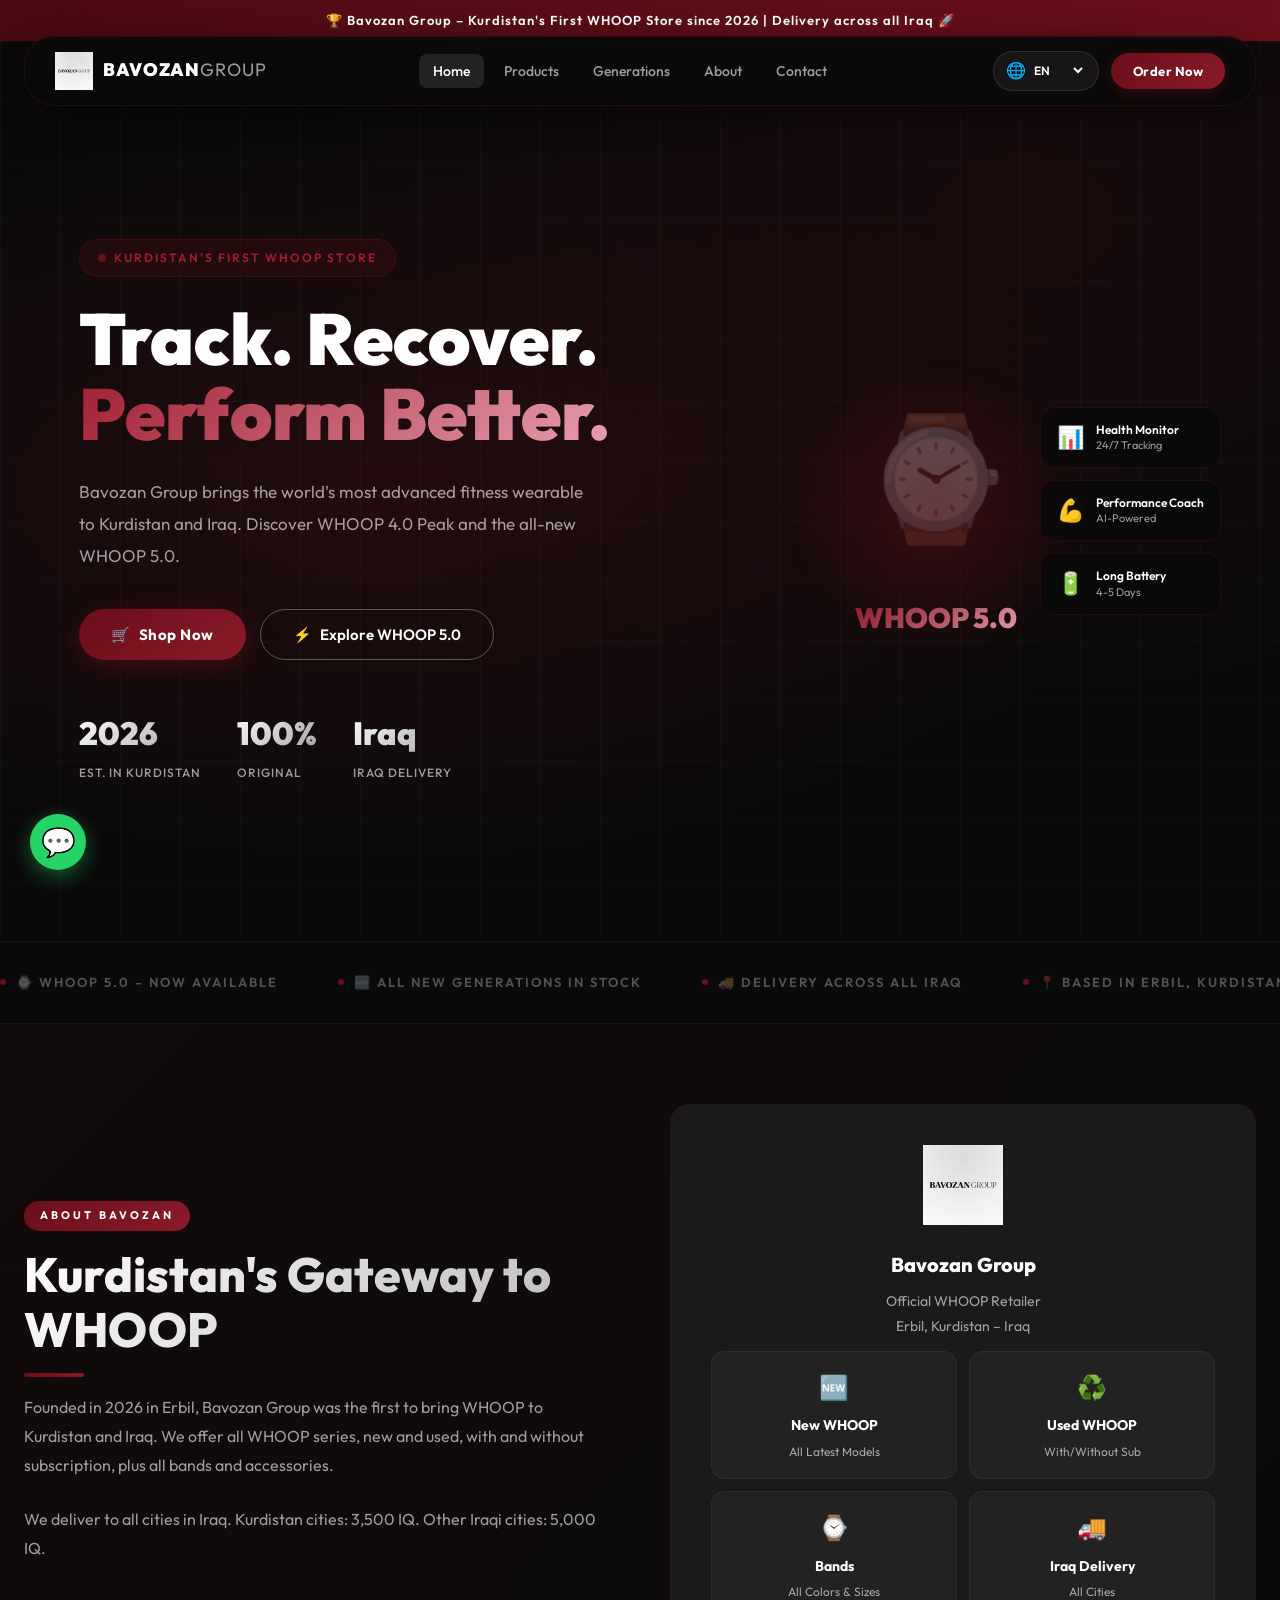
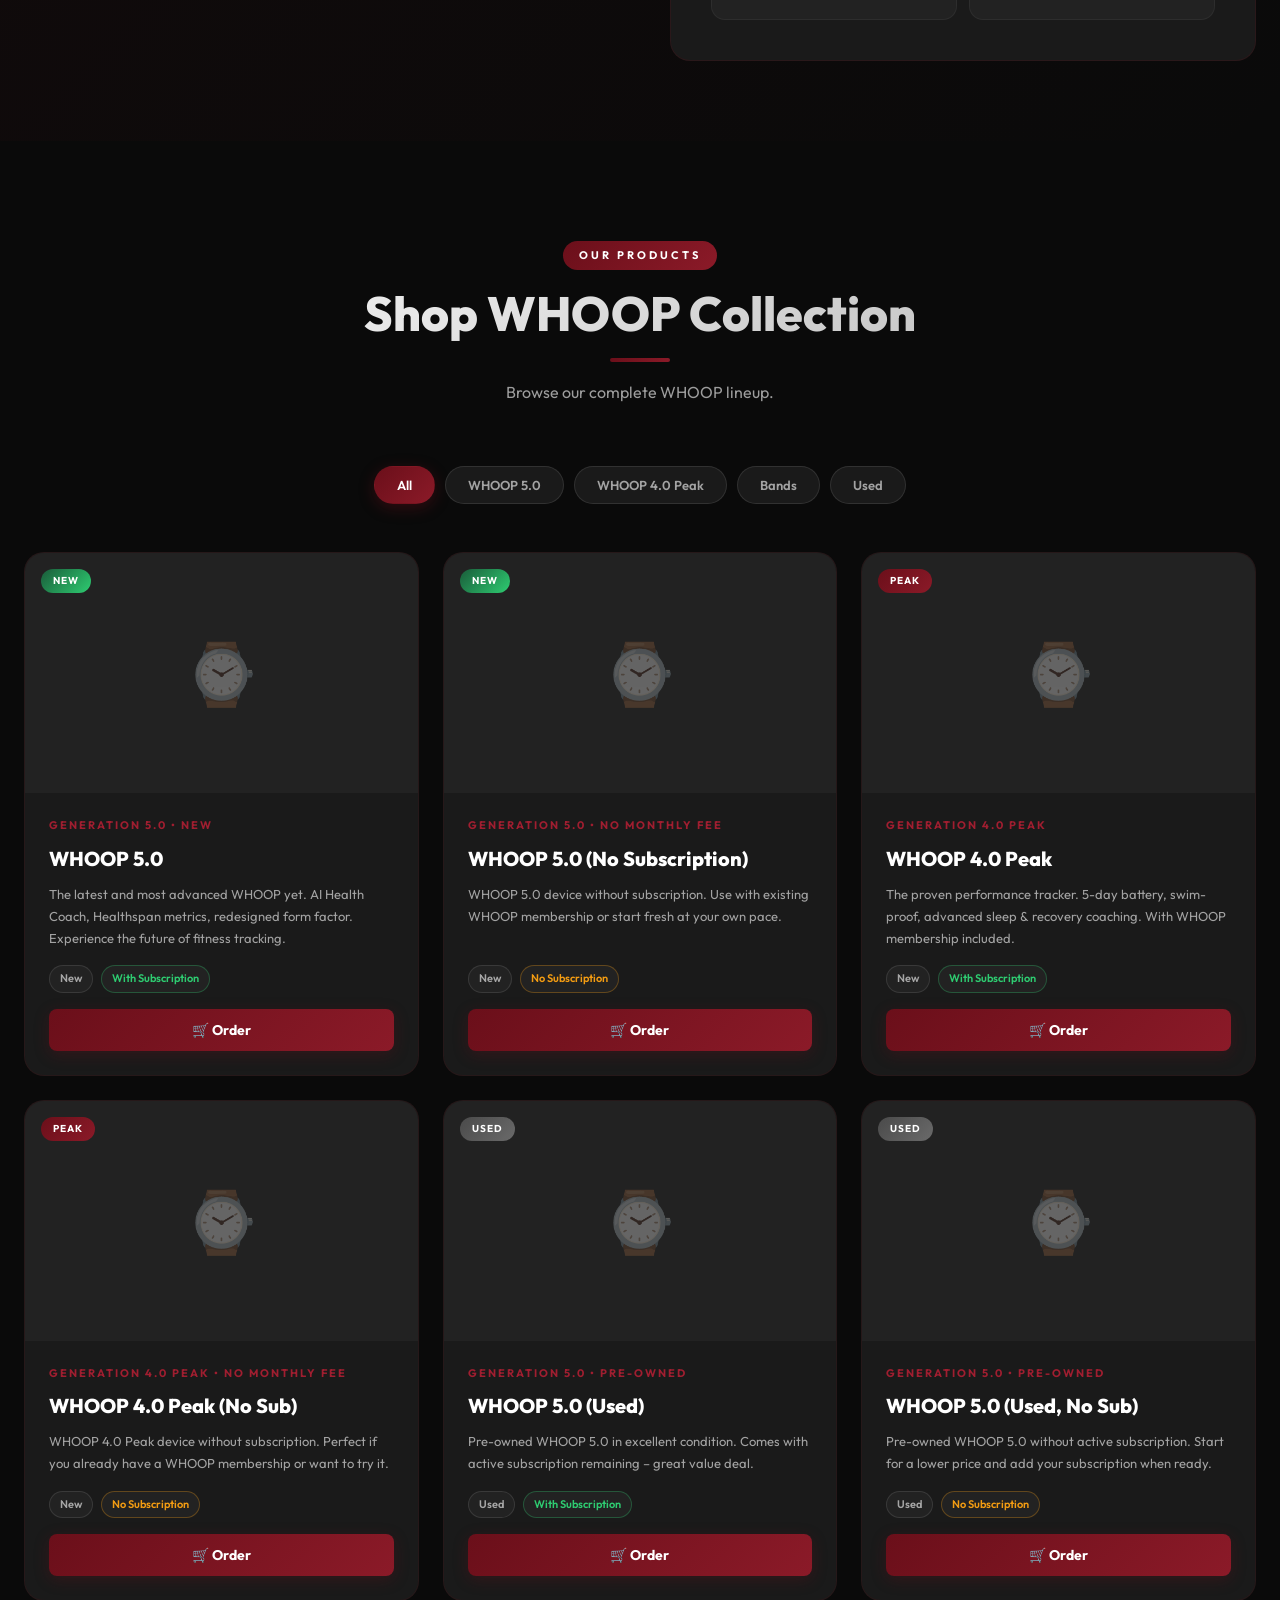
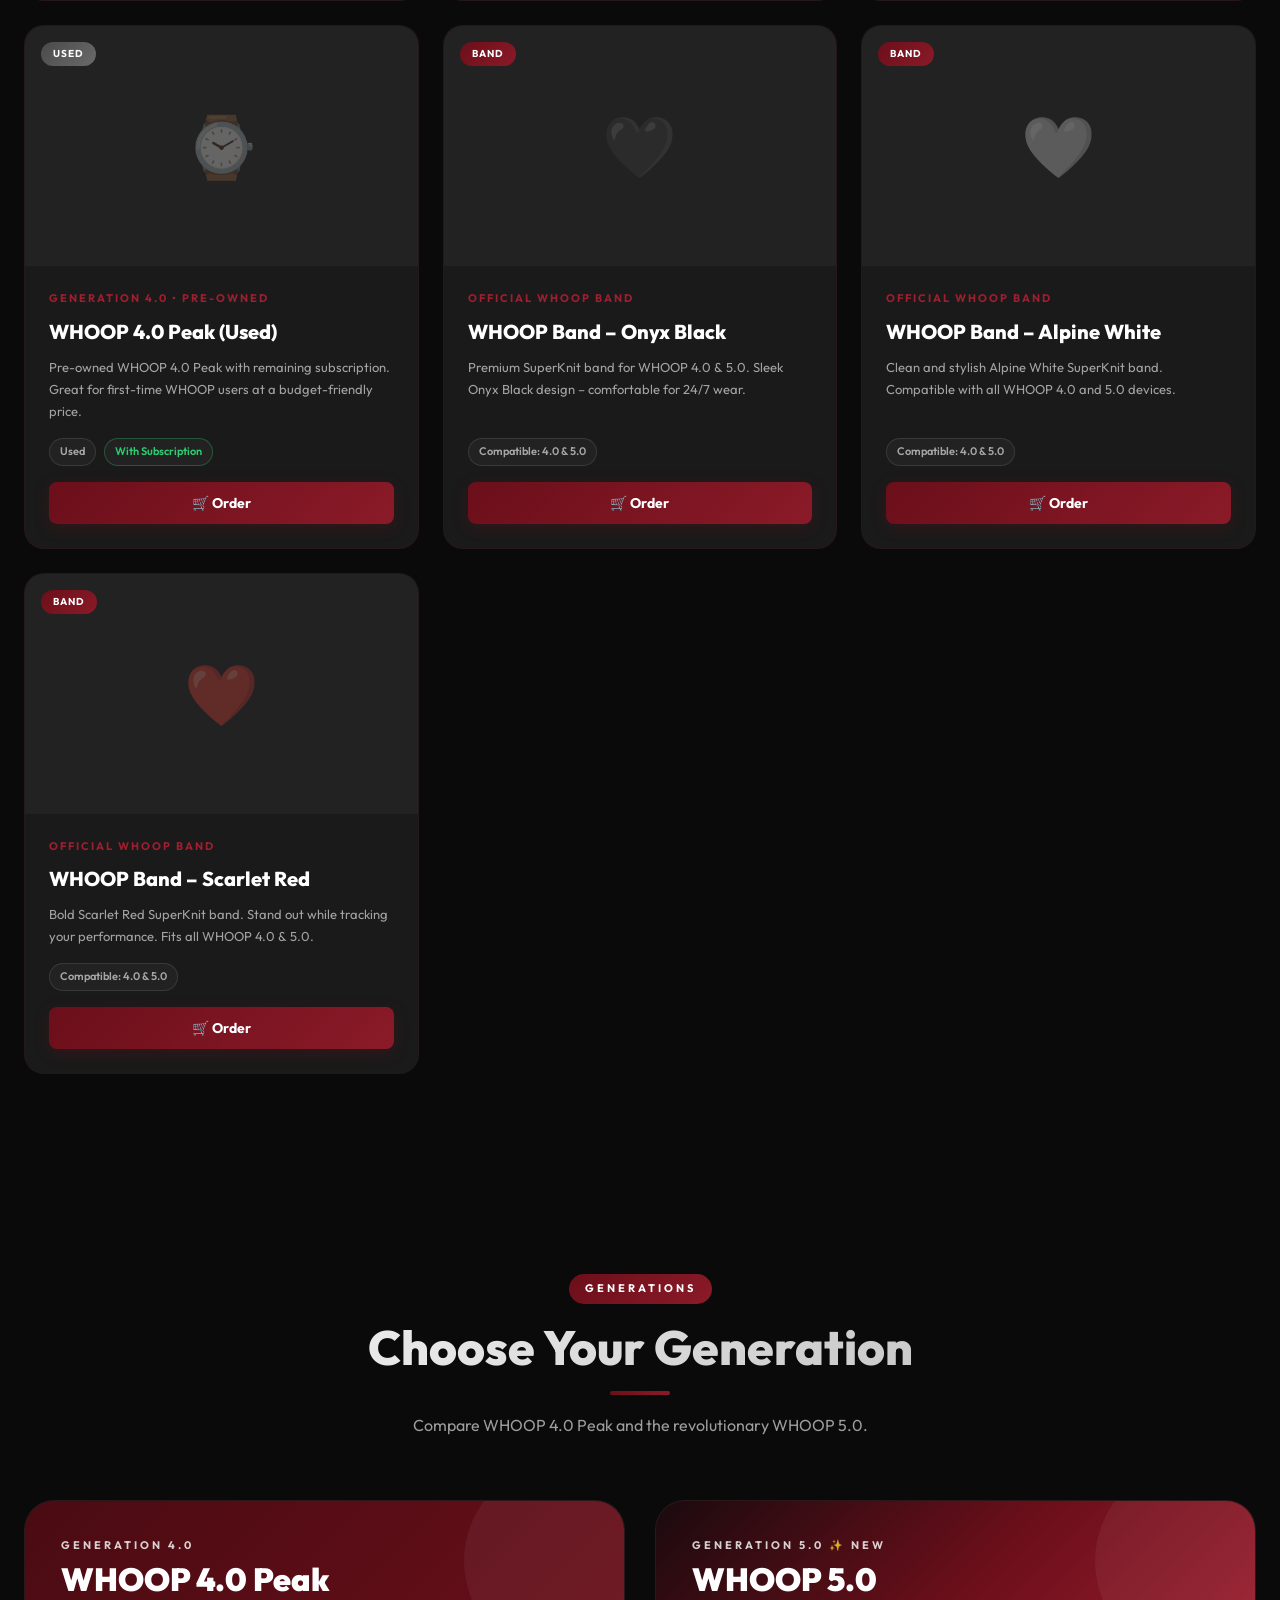
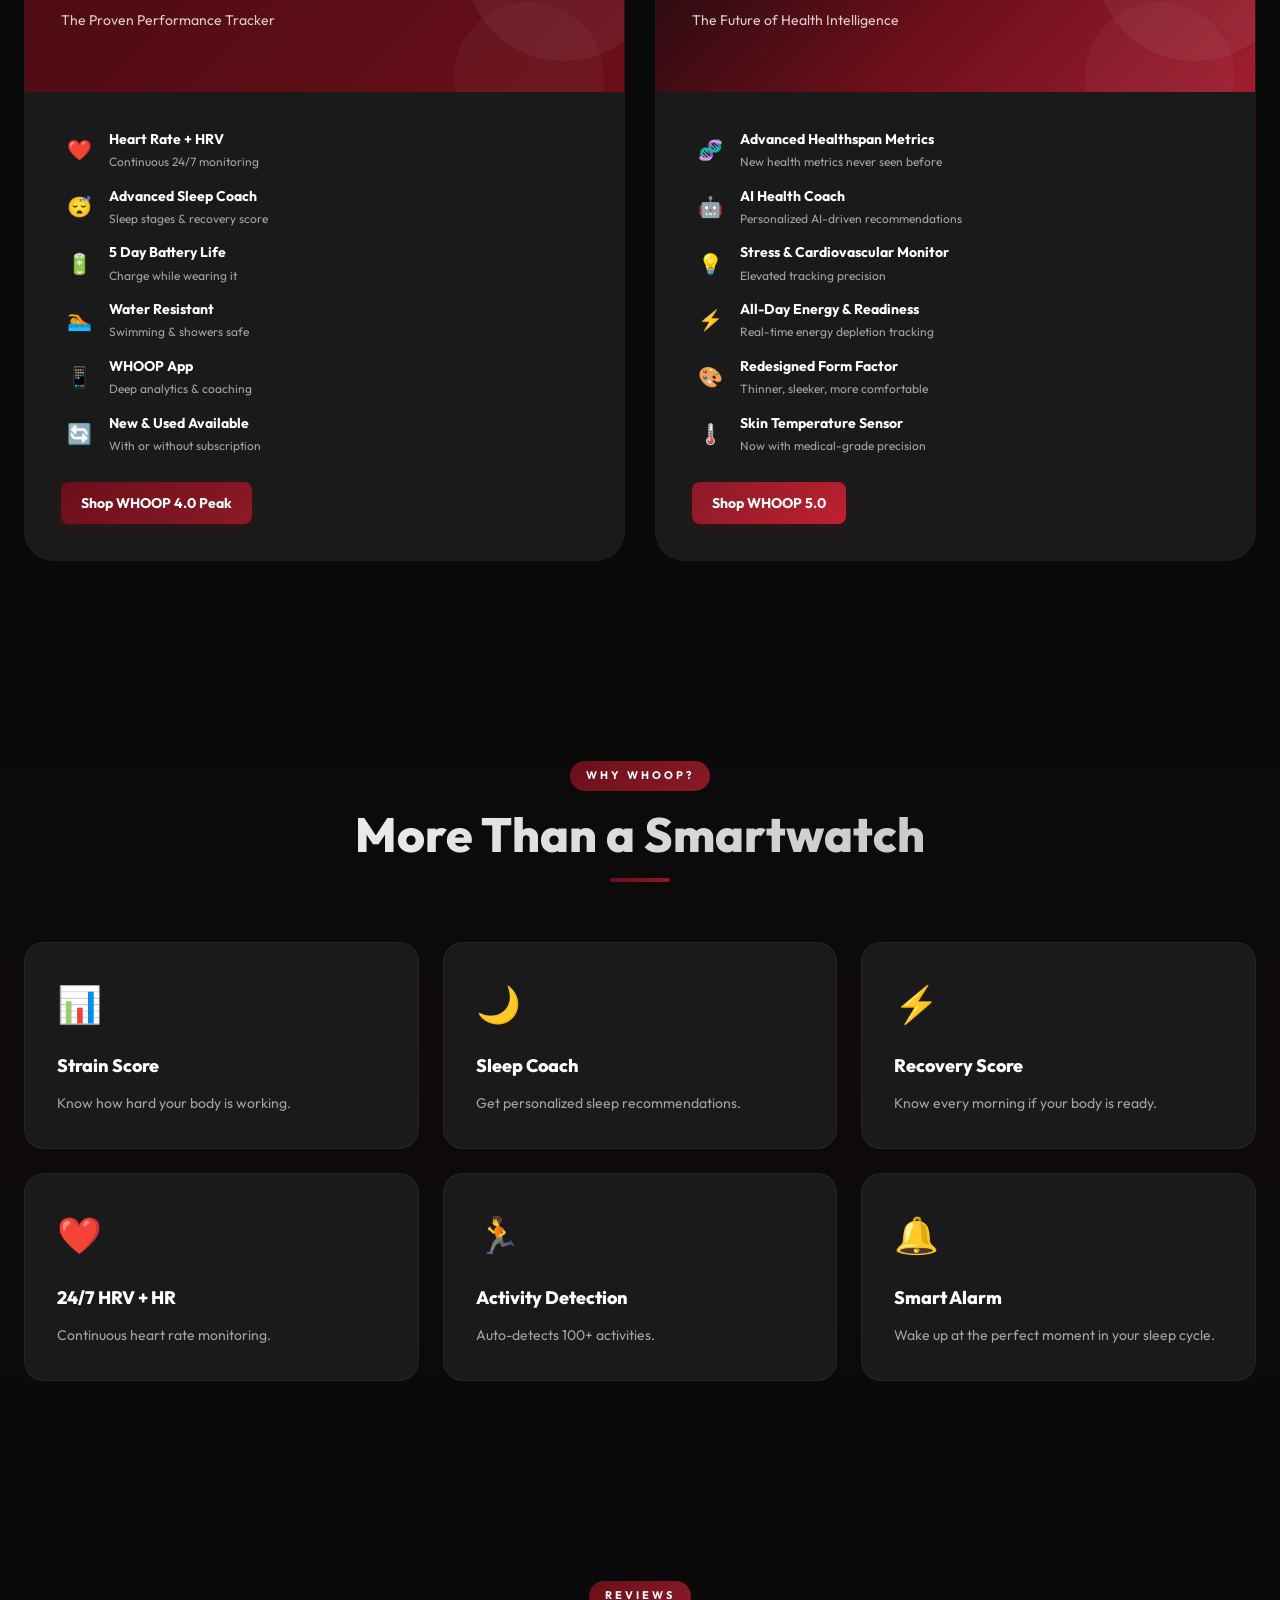
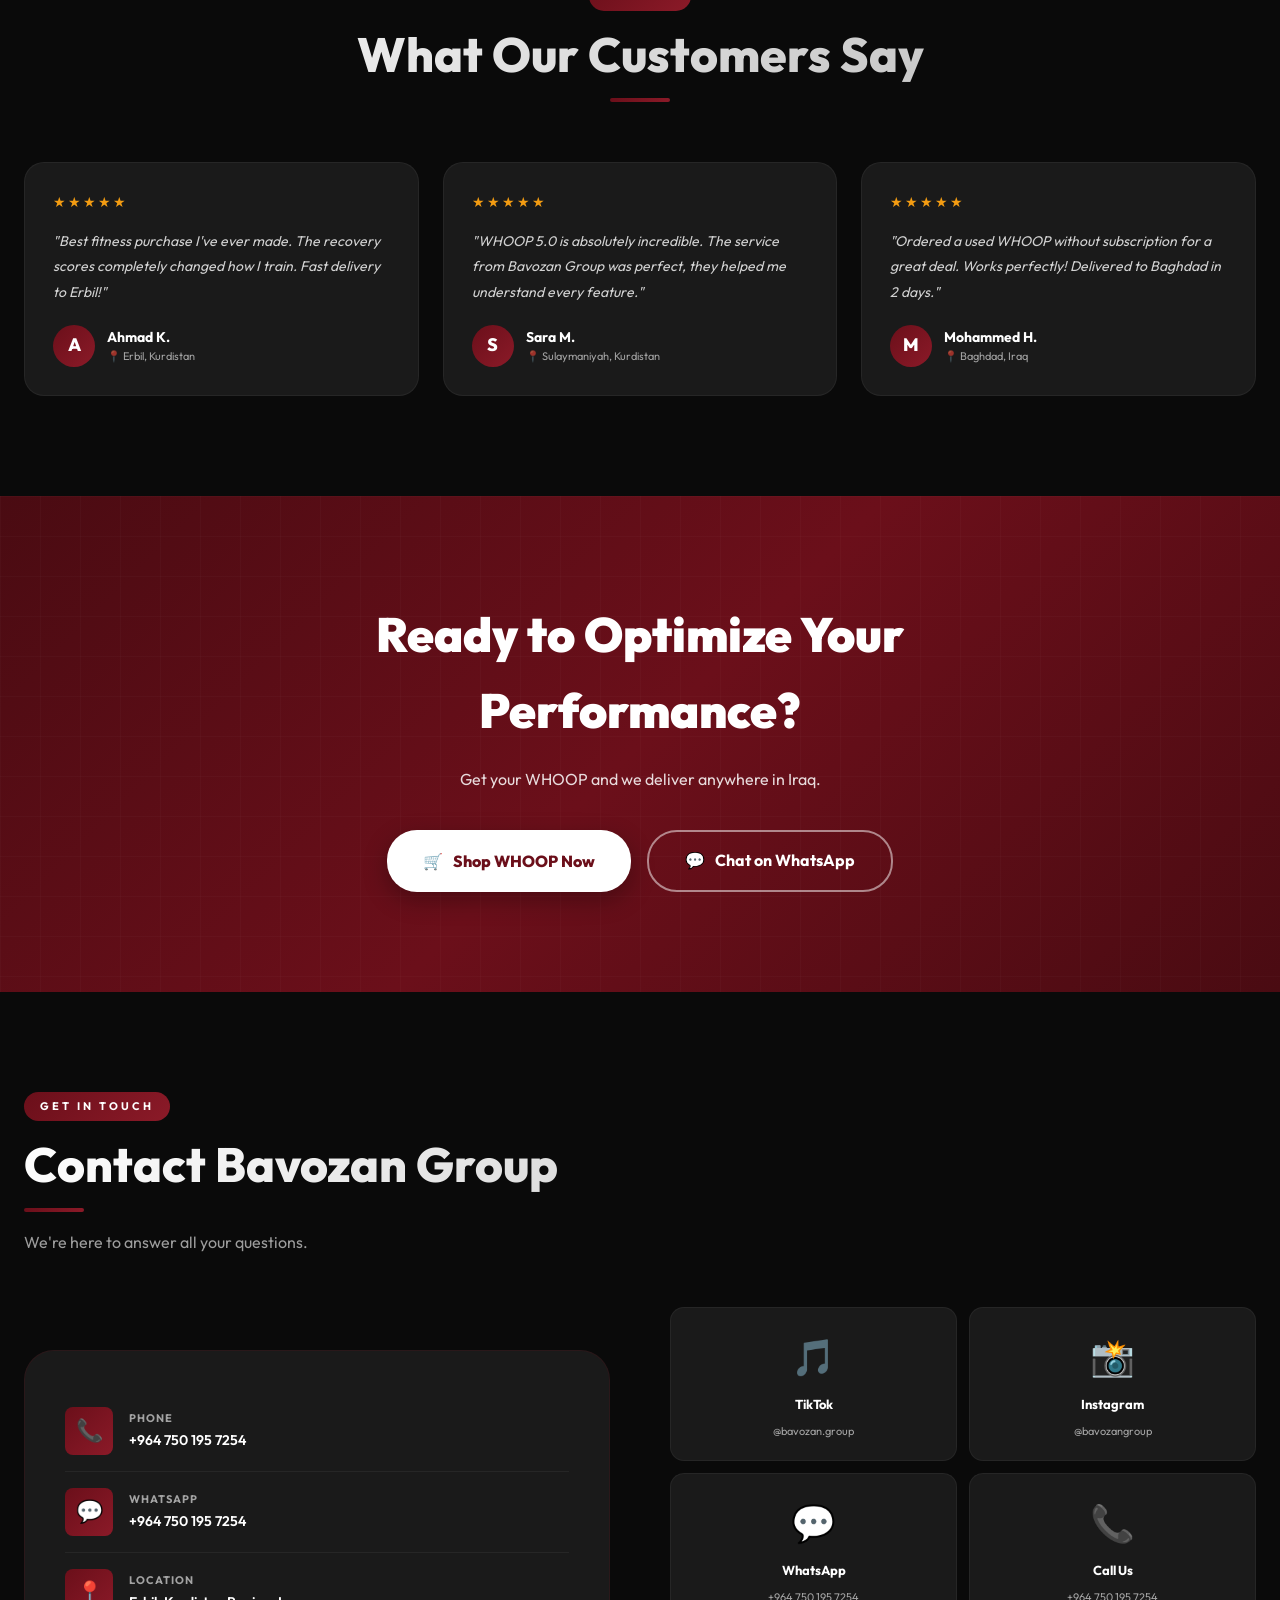
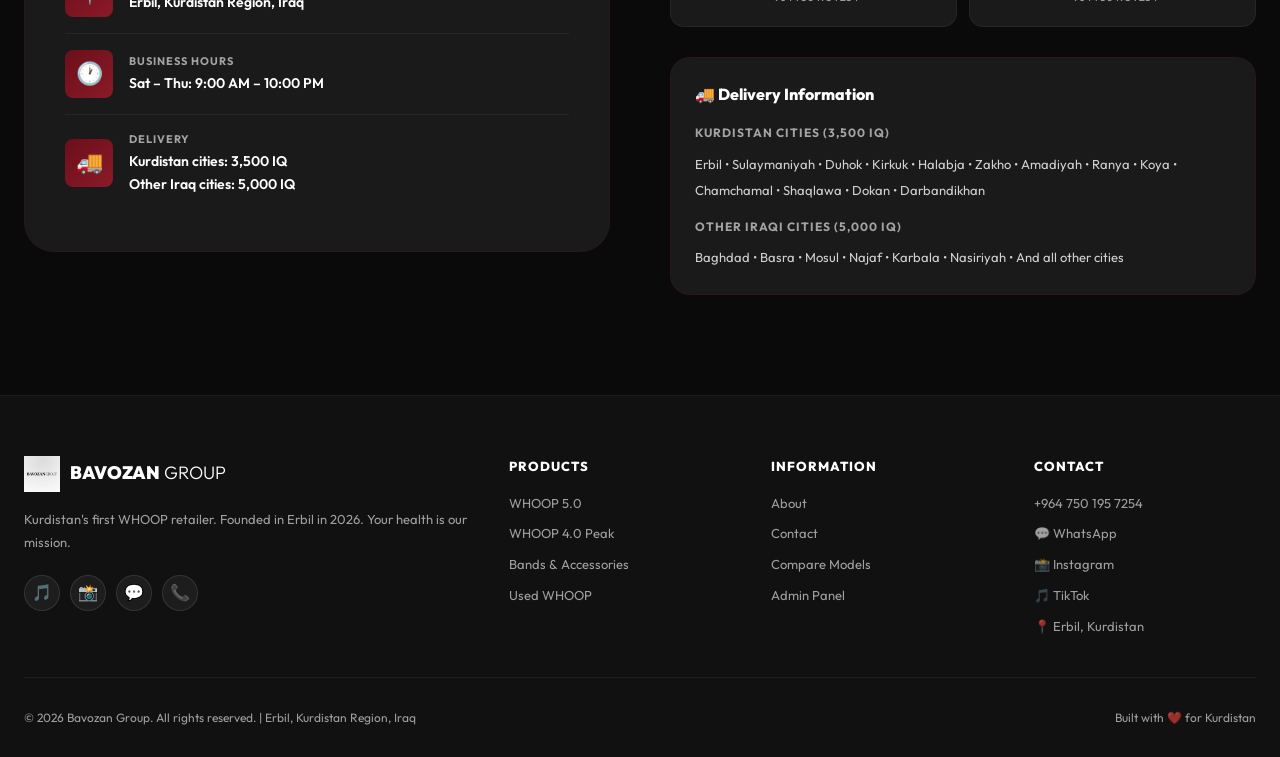
<file: index.html>
<!DOCTYPE html>
<html lang="en">
<head>
  <meta charset="UTF-8">
  <meta name="viewport" content="width=device-width, initial-scale=1.0">
  <title>Bavozan Group – Official WHOOP Store in Erbil, Iraq</title>
  <meta name="description" content="Bavozan Group – The first official WHOOP store in Kurdistan, Erbil. Shop WHOOP 4.0 Peak, WHOOP 5.0, bands, and accessories. Delivery across all Iraq.">
  <meta name="keywords" content="WHOOP, Bavozan Group, Erbil, Kurdistan, Iraq, fitness tracker, WHOOP 5.0, WHOOP 4.0">
  <link rel="stylesheet" href="styles.css">
  <link rel="preconnect" href="https://fonts.googleapis.com">
  <link rel="preconnect" href="https://fonts.gstatic.com" crossorigin>
  <link href="https://fonts.googleapis.com/css2?family=Inter:wght@300;400;500;600;700;800;900&family=Outfit:wght@300;400;500;600;700;800&display=swap" rel="stylesheet">
</head>
<body>

<!-- PRELOADER -->
<div id="preloader">
  <div class="preloader-logo"><span>BAVOZAN</span>GROUP</div>
  <div class="preloader-bar"><div class="preloader-fill"></div></div>
</div>

<!-- WHATSAPP FLOAT -->
<a href="https://wa.me/9647501957254" target="_blank" class="whatsapp-float" title="Chat on WhatsApp">💬</a>

<!-- ANNOUNCEMENT BAR -->
<div class="announcement-bar" id="announcementBar">
  🏆 Bavozan Group – Pioneer of WHOOP in Kurdistan since 2026 &nbsp;|&nbsp; Free consultation • Fast delivery across Iraq 🚀
</div>

<!-- MOBILE NAV OVERLAY -->
<div class="overlay-dim" id="overlayDim" onclick="closeMobileNav()"></div>

<!-- MOBILE NAV -->
<nav class="mobile-nav" id="mobileNav">
  <button class="mobile-nav-close" onclick="closeMobileNav()">✕</button>
  <a href="#home" onclick="closeMobileNav()" data-i18n="nav_home">Home</a>
  <a href="#products" onclick="closeMobileNav()" data-i18n="nav_products">Products</a>
  <a href="#generations" onclick="closeMobileNav()" data-i18n="nav_generations">Generations</a>
  <a href="#about" onclick="closeMobileNav()" data-i18n="nav_about">About</a>
  <a href="#contact" onclick="closeMobileNav()" data-i18n="nav_contact">Contact</a>
  <a href="admin.html" onclick="closeMobileNav()">Admin</a>
</nav>

<!-- NAVBAR -->
<header class="navbar" id="navbar">
  <div class="nav-inner">
    <div class="nav-logo">
      <img src="logo.png" alt="Bavozan Group" onerror="this.style.display='none'">
      <div class="nav-logo-text">
        <span class="bold">BAVOZAN</span><span class="light">GROUP</span>
      </div>
    </div>
    <ul class="nav-links" id="navLinks">
      <li><a href="#home" class="active" data-i18n="nav_home">Home</a></li>
      <li><a href="#products" data-i18n="nav_products">Products</a></li>
      <li><a href="#generations" data-i18n="nav_generations">Generations</a></li>
      <li><a href="#about" data-i18n="nav_about">About</a></li>
      <li><a href="#contact" data-i18n="nav_contact">Contact</a></li>
    </ul>
    <div class="nav-right">
      <div class="lang-selector">
        🌐
        <select id="langSelect" onchange="setLanguage(this.value)">
          <option value="en" selected>EN</option>
          <option value="sor">Sorani</option>
          <option value="ar">عربي</option>
        </select>
      </div>
      <button class="btn-nav-order" onclick="scrollToProducts()" data-i18n="nav_order">Order Now</button>
      <button class="nav-hamburger" id="hamburgerBtn" onclick="openMobileNav()" aria-label="Menu">
        <span></span><span></span><span></span>
      </button>
    </div>
  </div>
</header>

<!-- HERO SECTION -->
<section class="hero" id="home">
  <div class="hero-bg"></div>
  <div class="hero-grid-overlay"></div>
  <div class="hero-content">
    <div class="hero-left">
      <div class="hero-badge" data-i18n="hero_badge">Kurdistan's First WHOOP Store</div>
      <h1 class="hero-title">
        <span data-i18n="hero_title1">Track. Recover.</span><br>
        <span class="gradient-text" data-i18n="hero_title2">Perform Better.</span>
      </h1>
      <p class="hero-desc" data-i18n="hero_desc">
        Bavozan Group brings the world's most advanced fitness wearable to Kurdistan and Iraq. Discover WHOOP 4.0 Peak and the all-new WHOOP 5.0 – your ultimate health and performance companion.
      </p>
      <div class="hero-buttons">
        <button class="btn-primary" onclick="scrollToProducts()">
          🛒 <span data-i18n="hero_shop">Shop Now</span>
        </button>
        <button class="btn-outline" onclick="scrollToSection('generations')">
          ⚡ <span data-i18n="hero_explore">Explore WHOOP 5.0</span>
        </button>
      </div>
      <div class="hero-stats">
        <div class="stat-item">
          <div class="stat-num">2026</div>
          <div class="stat-label" data-i18n="stat_since">Est. in Kurdistan</div>
        </div>
        <div class="stat-item">
          <div class="stat-num">100%</div>
          <div class="stat-label" data-i18n="stat_original">Original</div>
        </div>
        <div class="stat-item">
          <div class="stat-num">Iraq</div>
          <div class="stat-label" data-i18n="stat_delivery">Wide Delivery</div>
        </div>
      </div>
    </div>
    <div class="hero-visual">
      <div class="hero-device-frame">
        <div class="hero-glow-orb"></div>
        <div class="product-image-placeholder" style="padding:80px;text-align:center;">
          <div style="font-size:120px;">⌚</div>
          <div style="margin-top:16px;font-size:28px;font-weight:900;background:linear-gradient(135deg,#8B1A28,#E8A0B0);-webkit-background-clip:text;-webkit-text-fill-color:transparent">WHOOP 5.0</div>
        </div>
      </div>
      <div class="hero-feature-cards">
        <div class="hero-feature-card">
          <div class="hfc-icon">📊</div>
          <div class="hfc-text">Health Monitor <span>24/7 Tracking</span></div>
        </div>
        <div class="hero-feature-card">
          <div class="hfc-icon">💪</div>
          <div class="hfc-text">Performance Coach <span>AI-Powered</span></div>
        </div>
        <div class="hero-feature-card">
          <div class="hfc-icon">🔋</div>
          <div class="hfc-text">Long Battery <span>4-5 Days</span></div>
        </div>
      </div>
    </div>
  </div>
</section>

<!-- BRANDS TICKER -->
<section class="brands-section">
  <div class="brands-ticker-wrapper" id="tickerContainer">
    <!-- cloned by JS -->
  </div>
</section>

<!-- ABOUT RIBBON -->
<section class="about-ribbon" id="about">
  <div class="container">
    <div class="about-ribbon-inner">
      <div>
        <div class="section-tag" data-i18n="about_tag">About Bavozan Group</div>
        <h2 class="section-title" data-i18n="about_title">Kurdistan's Gateway to WHOOP</h2>
        <div class="divider"></div>
        <p class="section-sub" data-i18n="about_desc">
          Founded in 2026 in Erbil, Bavozan Group was the first to bring WHOOP – the world's leading fitness wearable – to Kurdistan and Iraq. We offer all WHOOP series including new and used devices, with and without subscription, plus all official bands and accessories.
        </p>
        <br>
        <p class="section-sub" data-i18n="about_desc2">
          We deliver to all cities in Iraq. Kurdistan cities enjoy a 3,500 IQ delivery fee, while other Iraqi cities are charged 5,000 IQ. Your WHOOP journey starts here.
        </p>
      </div>
      <div class="about-visual-stack">
        <div class="about-main-card">
          <img src="logo.png" alt="Bavozan Group Logo" class="about-logo" onerror="this.style.display='none'">
          <h3>Bavozan Group</h3>
          <p>Official WHOOP Retailer<br>Erbil, Kurdistan – Iraq</p>
          <div class="about-tag-cards">
            <div class="about-tag-card">
              <div class="emoji">🆕</div>
              <strong data-i18n="tag_new">New WHOOP</strong>
              <p data-i18n="tag_new_sub">All Latest Models</p>
            </div>
            <div class="about-tag-card">
              <div class="emoji">♻️</div>
              <strong data-i18n="tag_used">Used WHOOP</strong>
              <p data-i18n="tag_used_sub">With/Without Sub</p>
            </div>
            <div class="about-tag-card">
              <div class="emoji">⌚</div>
              <strong data-i18n="tag_bands">Bands</strong>
              <p data-i18n="tag_bands_sub">All Colors & Sizes</p>
            </div>
            <div class="about-tag-card">
              <div class="emoji">🚚</div>
              <strong data-i18n="tag_delivery">Iraq Delivery</strong>
              <p data-i18n="tag_delivery_sub">All Cities</p>
            </div>
          </div>
        </div>
      </div>
    </div>
  </div>
</section>

<!-- PRODUCTS SECTION -->
<section class="products-section" id="products">
  <div class="container">
    <div class="products-header reveal">
      <div class="section-tag" data-i18n="prod_tag">Our Products</div>
      <h2 class="section-title" data-i18n="prod_title">Shop WHOOP Collection</h2>
      <div class="divider"></div>
      <p class="section-sub" data-i18n="prod_sub">Browse our complete WHOOP lineup – from the flagship 5.0 to the proven 4.0 Peak, bands, and accessories.</p>
    </div>

    <div class="products-filters reveal">
      <button class="filter-btn active" onclick="filterProducts('all')" data-i18n="filter_all">All</button>
      <button class="filter-btn" onclick="filterProducts('whoop5')" data-i18n="filter_w5">WHOOP 5.0</button>
      <button class="filter-btn" onclick="filterProducts('whoop4')" data-i18n="filter_w4">WHOOP 4.0 Peak</button>
      <button class="filter-btn" onclick="filterProducts('band')" data-i18n="filter_bands">Bands</button>
      <button class="filter-btn" onclick="filterProducts('used')" data-i18n="filter_used">Used</button>
    </div>

    <div class="products-grid" id="productsGrid">
      <!-- Populated by JS -->
    </div>
  </div>
</section>

<!-- WHOOP GENERATIONS -->
<section class="generations-section" id="generations">
  <div class="container">
    <div class="reveal" style="text-align:center; margin-bottom:60px;">
      <div class="section-tag" data-i18n="gen_tag">Generations</div>
      <h2 class="section-title" data-i18n="gen_title">Choose Your Generation</h2>
      <div class="divider" style="margin:16px auto;"></div>
      <p class="section-sub" style="margin:0 auto;" data-i18n="gen_sub">Compare WHOOP 4.0 Peak and the revolutionary WHOOP 5.0 and find what fits your performance goals.</p>
    </div>
    <div class="gen-cards reveal">
      <!-- WHOOP 4.0 Peak -->
      <div class="gen-card">
        <div class="gen-card-header">
          <div class="gen-version">GENERATION 4.0</div>
          <div class="gen-name">WHOOP 4.0 Peak</div>
          <div class="gen-tagline">The Proven Performance Tracker</div>
        </div>
        <div class="gen-card-body">
          <div class="gen-specs">
            <div class="gen-spec">
              <div class="gen-spec-icon">❤️</div>
              <div class="gen-spec-text">
                <strong>Heart Rate + HRV</strong>
                <span>Continuous 24/7 monitoring</span>
              </div>
            </div>
            <div class="gen-spec">
              <div class="gen-spec-icon">😴</div>
              <div class="gen-spec-text">
                <strong>Advanced Sleep Coach</strong>
                <span>Sleep stages & recovery score</span>
              </div>
            </div>
            <div class="gen-spec">
              <div class="gen-spec-icon">🔋</div>
              <div class="gen-spec-text">
                <strong>5 Day Battery Life</strong>
                <span>Charge while wearing it</span>
              </div>
            </div>
            <div class="gen-spec">
              <div class="gen-spec-icon">🏊</div>
              <div class="gen-spec-text">
                <strong>Water Resistant</strong>
                <span>Swimming & showers safe</span>
              </div>
            </div>
            <div class="gen-spec">
              <div class="gen-spec-icon">📱</div>
              <div class="gen-spec-text">
                <strong>WHOOP App</strong>
                <span>Deep analytics & coaching</span>
              </div>
            </div>
            <div class="gen-spec">
              <div class="gen-spec-icon">🔄</div>
              <div class="gen-spec-text">
                <strong>New & Used Available</strong>
                <span>With or without subscription</span>
              </div>
            </div>
          </div>
          <br>
          <button class="btn-order" onclick="filterAndScroll('whoop4')" data-i18n="gen_shop">Shop WHOOP 4.0 Peak</button>
        </div>
      </div>

      <!-- WHOOP 5.0 -->
      <div class="gen-card">
        <div class="gen-card-header" style="background:linear-gradient(135deg,#1A0A0E,#6B0F1A,#A01E30);">
          <div class="gen-version">GENERATION 5.0 ✨ NEW</div>
          <div class="gen-name">WHOOP 5.0</div>
          <div class="gen-tagline">The Future of Health Intelligence</div>
        </div>
        <div class="gen-card-body">
          <div class="gen-specs">
            <div class="gen-spec">
              <div class="gen-spec-icon">🧬</div>
              <div class="gen-spec-text">
                <strong>Advanced Healthspan Metrics</strong>
                <span>New health metrics never seen before</span>
              </div>
            </div>
            <div class="gen-spec">
              <div class="gen-spec-icon">🤖</div>
              <div class="gen-spec-text">
                <strong>AI Health Coach</strong>
                <span>Personalized AI-driven recommendations</span>
              </div>
            </div>
            <div class="gen-spec">
              <div class="gen-spec-icon">💡</div>
              <div class="gen-spec-text">
                <strong>Stress & Cardiovascular Monitor</strong>
                <span>Elevated tracking precision</span>
              </div>
            </div>
            <div class="gen-spec">
              <div class="gen-spec-icon">⚡</div>
              <div class="gen-spec-text">
                <strong>All-Day Energy & Readiness</strong>
                <span>Real-time energy depletion tracking</span>
              </div>
            </div>
            <div class="gen-spec">
              <div class="gen-spec-icon">🎨</div>
              <div class="gen-spec-text">
                <strong>Redesigned Form Factor</strong>
                <span>Thinner, sleeker, more comfortable</span>
              </div>
            </div>
            <div class="gen-spec">
              <div class="gen-spec-icon">🌡️</div>
              <div class="gen-spec-text">
                <strong>Skin Temperature Sensor</strong>
                <span>Now with medical-grade precision</span>
              </div>
            </div>
          </div>
          <br>
          <button class="btn-order" style="background:linear-gradient(135deg,#8B1A28,#C02030);" onclick="filterAndScroll('whoop5')" data-i18n="gen_shop5">Shop WHOOP 5.0</button>
        </div>
      </div>
    </div>
  </div>
</section>

<!-- FEATURES -->
<section class="features-section">
  <div class="container">
    <div class="reveal" style="text-align:center;">
      <div class="section-tag" data-i18n="feat_tag">Why WHOOP?</div>
      <h2 class="section-title" data-i18n="feat_title">More Than a Smartwatch</h2>
      <div class="divider" style="margin:16px auto;"></div>
    </div>
    <div class="features-grid reveal">
      <div class="feature-card">
        <div class="feature-icon">📊</div>
        <div class="feature-title" data-i18n="f1_title">Strain Score</div>
        <div class="feature-desc" data-i18n="f1_desc">Know how hard your body is working with WHOOP's patented Strain metric. Train smarter, not just harder.</div>
      </div>
      <div class="feature-card">
        <div class="feature-icon">🌙</div>
        <div class="feature-title" data-i18n="f2_title">Sleep Coach</div>
        <div class="feature-desc" data-i18n="f2_desc">Get personalized sleep recommendations based on your goals. WHOOP tells you exactly when to sleep and wake up.</div>
      </div>
      <div class="feature-card">
        <div class="feature-icon">⚡</div>
        <div class="feature-title" data-i18n="f3_title">Recovery Score</div>
        <div class="feature-desc" data-i18n="f3_desc">Every morning, WHOOP calculates your recovery and tells you how ready your body is to perform today.</div>
      </div>
      <div class="feature-card">
        <div class="feature-icon">❤️</div>
        <div class="feature-title" data-i18n="f4_title">24/7 HRV + HR</div>
        <div class="feature-desc" data-i18n="f4_desc">Continuous heart rate variability and heart rate tracking. The most accurate wrist-based sensor available.</div>
      </div>
      <div class="feature-card">
        <div class="feature-icon">🏃</div>
        <div class="feature-title" data-i18n="f5_title">Activity Detection</div>
        <div class="feature-desc" data-i18n="f5_desc">Auto-detects over 100 activities. From CrossFit to swimming, WHOOP captures every workout automatically.</div>
      </div>
      <div class="feature-card">
        <div class="feature-icon">🔔</div>
        <div class="feature-title" data-i18n="f6_title">Smart Alarm</div>
        <div class="feature-desc" data-i18n="f6_desc">Wake up at the perfect moment in your sleep cycle. WHOOP's smart alarm leaves you refreshed and ready.</div>
      </div>
    </div>
  </div>
</section>

<!-- TESTIMONIALS -->
<section class="testimonials-section">
  <div class="container">
    <div class="reveal" style="text-align:center; margin-bottom:60px;">
      <div class="section-tag" data-i18n="test_tag">Reviews</div>
      <h2 class="section-title" data-i18n="test_title">What Our Customers Say</h2>
      <div class="divider" style="margin:16px auto;"></div>
    </div>
    <div class="testimonials-grid reveal">
      <div class="testimonial-card">
        <div class="test-stars">★★★★★</div>
        <p class="test-text">"Best fitness purchase I've ever made. The recovery scores completely changed how I train. Fast delivery to Erbil!"</p>
        <div class="test-author">
          <div class="test-avatar">A</div>
          <div>
            <div class="test-name">Ahmad K.</div>
            <div class="test-city">📍 Erbil, Kurdistan</div>
          </div>
        </div>
      </div>
      <div class="testimonial-card">
        <div class="test-stars">★★★★★</div>
        <p class="test-text">"WHOOP 5.0 is absolutely incredible. The service from Bavozan Group was perfect, they helped me understand every feature."</p>
        <div class="test-author">
          <div class="test-avatar">S</div>
          <div>
            <div class="test-name">Sara M.</div>
            <div class="test-city">📍 Sulaymaniyah, Kurdistan</div>
          </div>
        </div>
      </div>
      <div class="testimonial-card">
        <div class="test-stars">★★★★★</div>
        <p class="test-text">"Ordered a used WHOOP without subscription for a great deal. Works perfectly! Delivered to Baghdad in 2 days."</p>
        <div class="test-author">
          <div class="test-avatar">M</div>
          <div>
            <div class="test-name">Mohammed H.</div>
            <div class="test-city">📍 Baghdad, Iraq</div>
          </div>
        </div>
      </div>
    </div>
  </div>
</section>

<!-- CTA SECTION -->
<section class="cta-section">
  <div class="container">
    <div class="cta-inner reveal">
      <h2 data-i18n="cta_title">Ready to Optimize Your Performance?</h2>
      <p data-i18n="cta_sub">Join thousands who have unlocked their body's full potential with WHOOP. Shop now and get delivery anywhere in Iraq.</p>
      <div class="cta-buttons">
        <button class="btn-cta-white" onclick="scrollToProducts()">
          🛒 <span data-i18n="cta_shop">Shop WHOOP Now</span>
        </button>
        <a href="https://wa.me/9647501957254" target="_blank" class="btn-cta-outline">
          💬 <span data-i18n="cta_chat">Chat on WhatsApp</span>
        </a>
      </div>
    </div>
  </div>
</section>

<!-- CONTACT SECTION -->
<section class="contact-section" id="contact">
  <div class="container">
    <div class="reveal" style="margin-bottom:50px;">
      <div class="section-tag" data-i18n="contact_tag">Get in Touch</div>
      <h2 class="section-title" data-i18n="contact_title">Contact Bavozan Group</h2>
      <div class="divider"></div>
      <p class="section-sub" data-i18n="contact_sub">We're here to help you choose the right WHOOP and answer all your questions.</p>
    </div>
    <div class="contact-grid reveal">
      <div class="contact-info-card">
        <div class="contact-item">
          <div class="ci-icon">📞</div>
          <div class="ci-content">
            <div class="ci-label" data-i18n="ci_phone">Phone</div>
            <div class="ci-value"><a href="tel:+9647501957254" data-i18n="phone_display">+964 750 195 7254</a></div>
          </div>
        </div>
        <div class="contact-item">
          <div class="ci-icon">💬</div>
          <div class="ci-content">
            <div class="ci-label">WhatsApp</div>
            <div class="ci-value"><a href="https://wa.me/9647501957254" target="_blank" data-i18n="phone_display">+964 750 195 7254</a></div>
          </div>
        </div>
        <div class="contact-item">
          <div class="ci-icon">📍</div>
          <div class="ci-content">
            <div class="ci-label" data-i18n="ci_location">Location</div>
            <div class="ci-value" data-i18n="ci_loc_val">Erbil, Kurdistan Region, Iraq</div>
          </div>
        </div>
        <div class="contact-item">
          <div class="ci-icon">🕐</div>
          <div class="ci-content">
            <div class="ci-label" data-i18n="ci_hours">Business Hours</div>
            <div class="ci-value" data-i18n="ci_hours_val">Sat – Thu: 9:00 AM – 10:00 PM</div>
          </div>
        </div>
        <div class="contact-item">
          <div class="ci-icon">🚚</div>
          <div class="ci-content">
            <div class="ci-label" data-i18n="ci_delivery">Delivery</div>
            <div class="ci-value">
              <div data-i18n="ci_del_krd">Kurdistan cities: 3,500 IQ</div>
              <div data-i18n="ci_del_iraq">Other Iraq cities: 5,000 IQ</div>
            </div>
          </div>
        </div>
      </div>
      <div>
        <div class="social-cards">
          <a href="https://www.tiktok.com/@bavozan.group" target="_blank" class="social-card tiktok">
            <div class="sc-icon">🎵</div>
            <div class="sc-name">TikTok</div>
            <div class="sc-handle">@bavozan.group</div>
          </a>
          <a href="https://www.instagram.com/bavozangroup/" target="_blank" class="social-card instagram">
            <div class="sc-icon">📸</div>
            <div class="sc-name">Instagram</div>
            <div class="sc-handle">@bavozangroup</div>
          </a>
          <a href="https://wa.me/9647501957254" target="_blank" class="social-card whatsapp">
            <div class="sc-icon">💬</div>
            <div class="sc-name">WhatsApp</div>
            <div class="sc-handle" data-i18n="phone_display">+964 750 195 7254</div>
          </a>
          <a href="tel:+9647501957254" class="social-card phone">
            <div class="sc-icon">📞</div>
            <div class="sc-name" data-i18n="social_call">Call Us</div>
            <div class="sc-handle" data-i18n="phone_display">+964 750 195 7254</div>
          </a>
        </div>
        <br>
        <div style="background:var(--black-3);border:1px solid rgba(107,15,26,0.2);border-radius:var(--radius-lg);padding:24px;margin-top:4px;">
          <h3 style="font-size:16px;font-weight:800;margin-bottom:16px;" data-i18n="delivery_title">🚚 Delivery Information</h3>
          <div style="margin-bottom:14px;">
            <div style="font-size:12px;font-weight:700;letter-spacing:1px;text-transform:uppercase;color:var(--white-60);margin-bottom:8px;" data-i18n="del_krd_title">Kurdistan Cities (3,500 IQ)</div>
            <div style="font-size:13px;color:var(--white-80);line-height:2;" id="kurdistanCitiesText">Erbil • Sulaymaniyah • Duhok • Kirkuk • Halabja • Zakho • Amadiyah • Ranya • Koya • Chamchamal • Shaqlawa • Dokan • Darbandikhan</div>
          </div>
          <div>
            <div style="font-size:12px;font-weight:700;letter-spacing:1px;text-transform:uppercase;color:var(--white-60);margin-bottom:8px;" data-i18n="del_iraq_title">Other Iraqi Cities (5,000 IQ)</div>
            <div style="font-size:13px;color:var(--white-80);line-height:2;" data-i18n="del_iraq_cities">Baghdad • Basra • Mosul • Najaf • Karbala • Nasiriyah • Amarah • Kut • Samawa • Ramadi • Fallujah • Tikrit • And all other cities</div>
          </div>
        </div>
      </div>
    </div>
  </div>
</section>

<!-- FOOTER -->
<footer>
  <div class="container">
    <div class="footer-grid">
      <div>
        <div class="footer-logo">
          <img src="logo.png" alt="Bavozan Group" onerror="this.style.display='none'">
          <div class="footer-logo-text">BAVOZAN<span style="font-weight:300;"> GROUP</span></div>
        </div>
        <p class="footer-about" data-i18n="footer_about">Kurdistan's first and premier WHOOP retailer. Founded in Erbil in 2026, we've pioneered the WHOOP fitness revolution in Iraq. Your health is our mission.</p>
        <div class="footer-social">
          <a href="https://www.tiktok.com/@bavozan.group" target="_blank" title="TikTok">🎵</a>
          <a href="https://www.instagram.com/bavozangroup/" target="_blank" title="Instagram">📸</a>
          <a href="https://wa.me/9647501957254" target="_blank" title="WhatsApp">💬</a>
          <a href="tel:+9647501957254" title="Call">📞</a>
        </div>
      </div>
      <div>
        <div class="footer-heading" data-i18n="footer_products">Products</div>
        <div class="footer-links">
          <a href="#products" onclick="filterProducts('whoop5')">WHOOP 5.0</a>
          <a href="#products" onclick="filterProducts('whoop4')">WHOOP 4.0 Peak</a>
          <a href="#products" onclick="filterProducts('band')" data-i18n="footer_bands">Bands & Accessories</a>
          <a href="#products" onclick="filterProducts('used')" data-i18n="footer_used">Used WHOOP</a>
        </div>
      </div>
      <div>
        <div class="footer-heading" data-i18n="footer_info">Information</div>
        <div class="footer-links">
          <a href="#about" data-i18n="nav_about">About Us</a>
          <a href="#contact" data-i18n="nav_contact">Contact</a>
          <a href="#generations" data-i18n="footer_compare">Compare Models</a>
          <a href="admin.html" data-i18n="footer_admin">Admin Panel</a>
        </div>
      </div>
      <div>
        <div class="footer-heading" data-i18n="footer_contact">Contact</div>
        <div class="footer-links">
          <a href="tel:+9647501957254"><span data-i18n="phone_display">+964 750 195 7254</span></a>
          <a href="https://wa.me/9647501957254" target="_blank">💬 WhatsApp</a>
          <a href="https://www.instagram.com/bavozangroup/" target="_blank">📸 Instagram</a>
          <a href="https://www.tiktok.com/@bavozan.group" target="_blank">🎵 TikTok</a>
          <a>📍 Erbil, Kurdistan</a>
        </div>
      </div>
    </div>
    <div class="footer-bottom">
      <span>© 2026 Bavozan Group. All rights reserved. | Erbil, Kurdistan Region, Iraq</span>
      <span data-i18n="footer_built">Built with ❤️ for Kurdistan</span>
    </div>
  </div>
</footer>

<!-- ORDER MODAL -->
<div class="modal-overlay" id="orderModal">
  <div class="modal-box">
    <div id="orderFormContainer">
      <div class="modal-header">
        <h2 data-i18n="modal_title">Place Your Order</h2>
        <button class="modal-close" onclick="closeModal()">✕</button>
      </div>
      <div class="form-group">
        <label data-i18n="form_product">Selected Product</label>
        <input type="text" id="selectedProductName" readonly style="cursor:default;">
      </div>
      <div class="form-group">
        <label data-i18n="form_name">Full Name</label>
        <input type="text" id="customerName" placeholder="Your full name" required>
      </div>
      <div class="form-group">
        <label data-i18n="form_phone">Phone Number</label>
        <input type="tel" id="customerPhone" placeholder="+964 750 XXX XXXX" required>
      </div>
      <div class="form-group">
        <label data-i18n="form_city">City / Province</label>
        <select id="customerCity" onchange="updateDelivery()">
          <optgroup label="Kurdistan Region (3,500 IQ)">
            <option value="erbil-krd">Erbil</option>
            <option value="sulaymaniyah-krd">Sulaymaniyah</option>
            <option value="duhok-krd">Duhok</option>
            <option value="kirkuk-krd">Kirkuk</option>
            <option value="halabja-krd">Halabja</option>
            <option value="zakho-krd">Zakho</option>
            <option value="amadiyah-krd">Amadiyah</option>
            <option value="ranya-krd">Ranya</option>
            <option value="koya-krd">Koya</option>
            <option value="chamchamal-krd">Chamchamal</option>
            <option value="shaqlawa-krd">Shaqlawa</option>
            <option value="dokan-krd">Dokan</option>
            <option value="darbandikhan-krd">Darbandikhan</option>
            <option value="akre-krd">Akre</option>
            <option value="soran-krd">Soran</option>
          </optgroup>
          <optgroup label="Other Iraqi Cities (5,000 IQ)">
            <option value="baghdad-iraq">Baghdad</option>
            <option value="basra-iraq">Basra</option>
            <option value="mosul-iraq">Mosul</option>
            <option value="najaf-iraq">Najaf</option>
            <option value="karbala-iraq">Karbala</option>
            <option value="nasiriyah-iraq">Nasiriyah</option>
            <option value="amarah-iraq">Amarah</option>
            <option value="kut-iraq">Kut</option>
            <option value="samawa-iraq">Samawa</option>
            <option value="ramadi-iraq">Ramadi</option>
            <option value="fallujah-iraq">Fallujah</option>
            <option value="tikrit-iraq">Tikrit</option>
            <option value="hillah-iraq">Hillah</option>
            <option value="baqubah-iraq">Baqubah</option>
            <option value="samarra-iraq">Samarra</option>
            <option value="other-iraq">Other</option>
          </optgroup>
        </select>
      </div>
      <div class="form-group">
        <label data-i18n="form_address">Detailed Address</label>
        <input type="text" id="customerAddress" placeholder="Street, neighborhood..." required>
      </div>
      <div class="form-group">
        <label data-i18n="form_notes">Notes (Optional)</label>
        <textarea id="orderNotes" placeholder="Any special requests or questions..."></textarea>
      </div>
      <div class="delivery-info-box" id="deliveryInfoBox">
        <div data-i18n="delivery_label">🚚 Delivery Fee:</div>
        <div class="delivery-amount" id="deliveryFeeDisplay">3,500 IQ</div>
      </div>
      <button class="btn-submit" onclick="submitOrder()" data-i18n="form_submit">Confirm Order via WhatsApp</button>
    </div>
    <div class="success-order" id="orderSuccessContainer" style="display:none;">
      <div class="success-icon">✅</div>
      <h3 data-i18n="success_title">Order Sent!</h3>
      <p data-i18n="success_msg">Your order has been forwarded to WhatsApp. Bavozan Group will contact you shortly to confirm your order.</p>
      <br>
      <button class="btn-primary" onclick="closeModal()" style="margin: 0 auto; display:flex;">
        <span data-i18n="success_close">Close</span>
      </button>
    </div>
  </div>
</div>

<!-- TOAST CONTAINER -->
<div class="toast-container" id="toastContainer"></div>

<script src="app.js"></script>
</body>
</html>
</file>
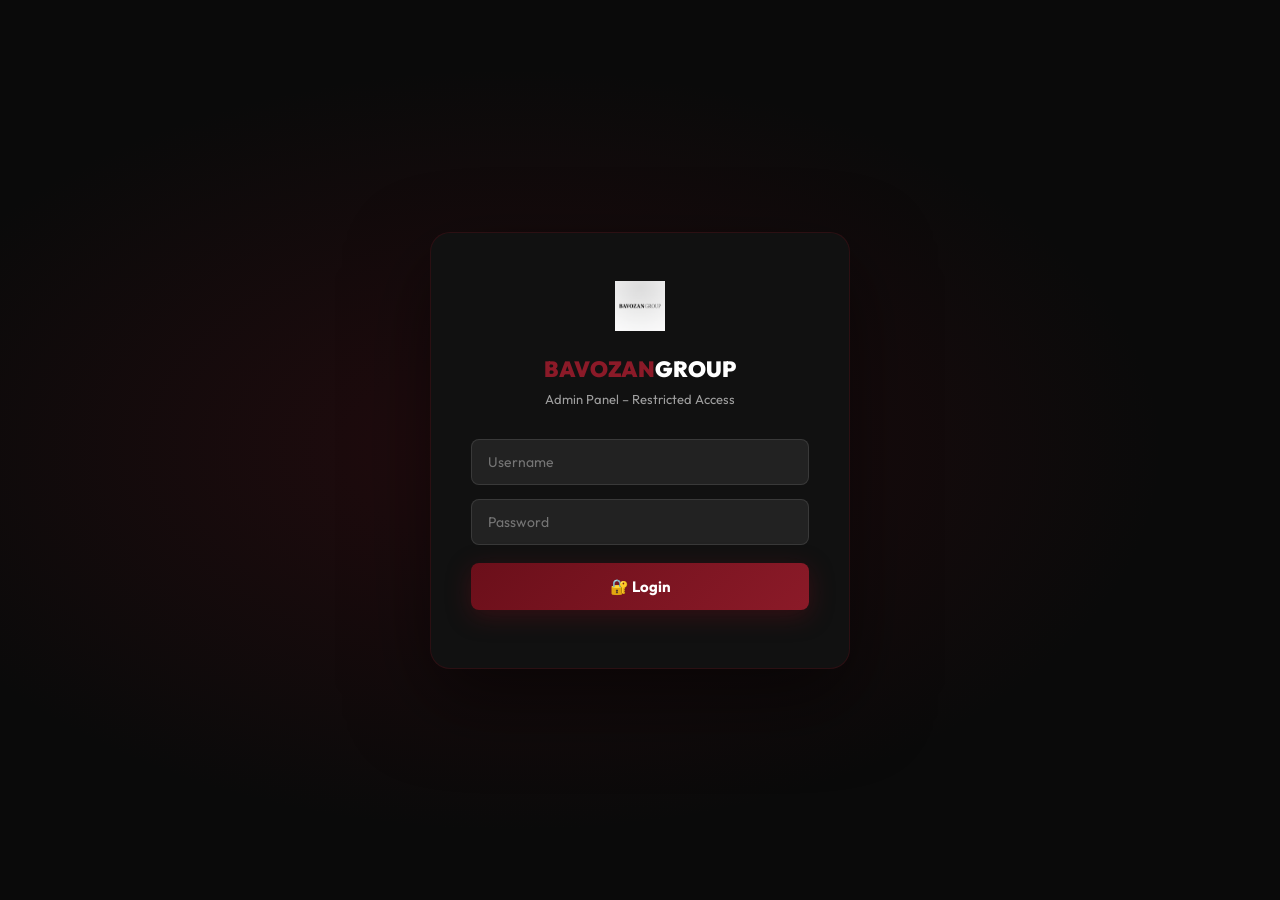
<file: admin.html>
<!DOCTYPE html>
<html lang="en">
<head>
  <meta charset="UTF-8">
  <meta name="viewport" content="width=device-width, initial-scale=1.0">
  <title>Admin Panel – Bavozan Group</title>
  <meta name="robots" content="noindex, nofollow">
  <link rel="stylesheet" href="admin.css">
  <link href="https://fonts.googleapis.com/css2?family=Outfit:wght@300;400;500;600;700;800&display=swap" rel="stylesheet">
</head>
<body>

<!-- LOGIN SCREEN -->
<div id="loginScreen" class="login-wrapper">
  <div class="login-card">
    <img src="logo.png" alt="Bavozan Group" class="login-logo" onerror="this.style.display='none'">
    <div class="login-logo-text"><span>BAVOZAN</span>GROUP</div>
    <div class="login-sub">Admin Panel – Restricted Access</div>
    <input class="login-input" type="text" id="loginUser" placeholder="Username" autocomplete="off">
    <input class="login-input" type="password" id="loginPass" placeholder="Password" onkeydown="if(event.key==='Enter')doLogin()">
    <button class="login-btn" onclick="doLogin()">🔐 Login</button>
    <div class="login-err" id="loginErr"></div>
  </div>
</div>

<!-- ADMIN PANEL -->
<div id="adminPanel" style="display:none;" class="admin-layout">

  <!-- SIDEBAR -->
  <aside class="sidebar">
    <div class="sidebar-header">
      <div class="sidebar-logo">
        <img src="logo.png" alt="" onerror="this.style.display='none'">
        <div class="sidebar-logo-text">BAVOZAN</div>
      </div>
      <div class="sidebar-badge">Admin Panel</div>
    </div>
    <nav class="sidebar-nav">
      <div class="sidebar-section-label">Dashboard</div>
      <a class="sidebar-link active" onclick="showPage('dashboard')">
        <span class="sl-icon">📊</span> Dashboard
      </a>
      <div class="sidebar-section-label">Management</div>
      <a class="sidebar-link" onclick="showPage('orders')">
        <span class="sl-icon">📦</span> Orders
        <span id="pendingBadge" style="margin-left:auto;background:var(--burg);color:#fff;font-size:10px;font-weight:700;padding:2px 7px;border-radius:10px;"></span>
      </a>
      <a class="sidebar-link" onclick="showPage('products')">
        <span class="sl-icon">⌚</span> Products
      </a>
      <a class="sidebar-link" onclick="showPage('add-product')">
        <span class="sl-icon">➕</span> Add Product
      </a>
      <div class="sidebar-section-label">Store</div>
      <a class="sidebar-link" onclick="showPage('inventory')">
        <span class="sl-icon">📋</span> Inventory
      </a>
      <a class="sidebar-link" onclick="showPage('analytics')">
        <span class="sl-icon">📈</span> Analytics
      </a>
      <div class="sidebar-section-label">Settings</div>
      <a class="sidebar-link" href="index.html" target="_blank">
        <span class="sl-icon">🌐</span> View Store
      </a>
      <a class="sidebar-link" onclick="logout()">
        <span class="sl-icon">🚪</span> Logout
      </a>
    </nav>
    <div class="sidebar-footer">
      Bavozan Group © 2026<br>Erbil, Kurdistan
    </div>
  </aside>

  <!-- MAIN CONTENT -->
  <main class="admin-main">

    <!-- DASHBOARD -->
    <div id="page-dashboard" class="page-section">
      <div class="admin-topbar">
        <div>
          <div class="admin-page-title">Dashboard</div>
          <div class="admin-page-sub">Welcome back, Admin 👋</div>
        </div>
        <div class="topbar-actions">
          <button class="btn-burg" onclick="showPage('add-product')">➕ Add Product</button>
        </div>
      </div>
      <div class="stats-row" id="statsRow">
        <!-- Populated by JS -->
      </div>
      <div class="admin-card">
        <div class="admin-card-header">
          <h3>📦 Recent Orders</h3>
          <button class="btn-ghost btn-sm" onclick="showPage('orders')">View All</button>
        </div>
        <div class="admin-card-body" style="padding:0;">
          <div id="recentOrdersTable"></div>
        </div>
      </div>
      <div class="admin-card">
        <div class="admin-card-header"><h3>📊 Orders This Week</h3></div>
        <div class="admin-card-body">
          <div class="mini-chart" id="weekChart"></div>
          <div style="display:flex;gap:16px;margin-top:12px;font-size:11px;color:var(--w60);">
            <span>Mon</span><span>Tue</span><span>Wed</span><span>Thu</span><span>Fri</span><span>Sat</span><span>Sun</span>
          </div>
        </div>
      </div>
    </div>

    <!-- ORDERS PAGE -->
    <div id="page-orders" class="page-section" style="display:none;">
      <div class="admin-topbar">
        <div>
          <div class="admin-page-title">Orders</div>
          <div class="admin-page-sub">Manage all customer orders</div>
        </div>
        <div class="topbar-actions">
          <select id="orderFilterStatus" onchange="renderOrders()" style="background:var(--b4);border:1.5px solid var(--w10);color:var(--white);padding:10px 14px;border-radius:8px;font-size:13px;outline:none;">
            <option value="">All Status</option>
            <option value="pending">Pending</option>
            <option value="confirmed">Confirmed</option>
            <option value="shipped">Shipped</option>
            <option value="delivered">Delivered</option>
            <option value="cancelled">Cancelled</option>
          </select>
          <button class="btn-danger" onclick="clearAllOrders()">🗑 Clear All</button>
        </div>
      </div>
      <div class="admin-card">
        <div class="admin-card-body" style="padding:0;">
          <div id="ordersTableContainer"></div>
        </div>
      </div>
    </div>

    <!-- PRODUCTS PAGE -->
    <div id="page-products" class="page-section" style="display:none;">
      <div class="admin-topbar">
        <div>
          <div class="admin-page-title">Products</div>
          <div class="admin-page-sub">Manage your WHOOP listings</div>
        </div>
        <div class="topbar-actions">
          <button class="btn-burg" onclick="showPage('add-product')">➕ Add Product</button>
        </div>
      </div>
      <div class="admin-card">
        <div class="admin-card-body" style="padding:0;">
          <div id="productsTableContainer"></div>
        </div>
      </div>
    </div>

    <!-- ADD PRODUCT PAGE -->
    <div id="page-add-product" class="page-section" style="display:none;">
      <div class="admin-topbar">
        <div>
          <div class="admin-page-title" id="addProductTitle">Add New Product</div>
          <div class="admin-page-sub">List a new WHOOP device or accessory</div>
        </div>
        <div class="topbar-actions">
          <button class="btn-ghost" onclick="showPage('products')">← Back to Products</button>
        </div>
      </div>
      <div class="admin-card">
        <div class="admin-card-header">
          <h3>⌚ Product Details</h3>
        </div>
        <div class="admin-card-body">
          <input type="hidden" id="editProductId">
          <div class="form-row">
            <div class="form-group">
              <label>Product Name *</label>
              <input type="text" id="pName" placeholder="e.g. WHOOP 5.0 – Onyx Black">
            </div>
            <div class="form-group">
              <label>Category *</label>
              <select id="pCategory">
                <option value="whoop5">WHOOP 5.0</option>
                <option value="whoop4">WHOOP 4.0 Peak</option>
                <option value="band">Band / Accessory</option>
                <option value="used">Used WHOOP</option>
              </select>
            </div>
          </div>
          <div class="form-row">
            <div class="form-group">
              <label>Generation Label</label>
              <input type="text" id="pGen" placeholder="e.g. Generation 5.0 • NEW">
            </div>
            <div class="form-group">
              <label>Badge Text</label>
              <input type="text" id="pBadge" placeholder="e.g. New / Used / Peak">
            </div>
          </div>
          <div class="form-group">
            <label>Description *</label>
            <textarea id="pDesc" placeholder="Describe the product features, condition, subscription status..."></textarea>
          </div>
          <div class="form-row">
            <div class="form-group">
              <label>Subscription Status</label>
              <select id="pSub">
                <option value="with">With Subscription</option>
                <option value="without">No Subscription</option>
                <option value="na">Not Applicable (Band)</option>
              </select>
            </div>
            <div class="form-group">
              <label>Condition</label>
              <select id="pCondition">
                <option value="new">Brand New</option>
                <option value="used-excellent">Used – Excellent</option>
                <option value="used-good">Used – Good</option>
                <option value="refurb">Refurbished</option>
              </select>
            </div>
          </div>
          <div class="form-group">
            <label>Product Tags (comma separated)</label>
            <input type="text" id="pTags" placeholder="e.g. New, With Subscription, Limited Stock">
          </div>
          <div class="form-group">
            <label>Product Image</label>
            <div class="img-upload-zone" onclick="document.getElementById('pImageInput').click()">
              <input type="file" id="pImageInput" accept="image/*" onchange="previewImage(event)" style="display:none;">
              <div class="iu-icon">🖼️</div>
              <p>Click to upload product image<br><small>JPG, PNG, WebP – max 5MB</small></p>
            </div>
            <img id="imgPreview" class="img-preview" alt="Preview">
          </div>
          <div style="display:flex;gap:12px;margin-top:8px;">
            <button class="btn-burg" onclick="saveProduct()">💾 Save Product</button>
            <button class="btn-ghost" onclick="resetProductForm()">↺ Reset</button>
          </div>
        </div>
      </div>
    </div>

    <!-- INVENTORY PAGE -->
    <div id="page-inventory" class="page-section" style="display:none;">
      <div class="admin-topbar">
        <div>
          <div class="admin-page-title">Inventory</div>
          <div class="admin-page-sub">Track your WHOOP stock</div>
        </div>
      </div>
      <div class="admin-card">
        <div class="admin-card-header"><h3>📋 Stock Overview</h3></div>
        <div class="admin-card-body">
          <div id="inventoryContent"></div>
        </div>
      </div>
    </div>

    <!-- ANALYTICS PAGE -->
    <div id="page-analytics" class="page-section" style="display:none;">
      <div class="admin-topbar">
        <div>
          <div class="admin-page-title">Analytics</div>
          <div class="admin-page-sub">Sales and order insights</div>
        </div>
      </div>
      <div class="stats-row" id="analyticsStats"></div>
      <div class="admin-card">
        <div class="admin-card-header"><h3>📊 Orders by City Type</h3></div>
        <div class="admin-card-body" id="analyticsCities"></div>
      </div>
      <div class="admin-card">
        <div class="admin-card-header"><h3>⌚ Popular Products</h3></div>
        <div class="admin-card-body" id="analyticsProducts"></div>
      </div>
    </div>

  </main>
</div>

<!-- ORDER DETAIL MODAL -->
<div class="a-modal-overlay" id="orderDetailModal">
  <div class="a-modal-box">
    <div class="a-modal-header">
      <h2>📦 Order Details</h2>
      <button class="a-modal-close" onclick="closeOrderModal()">✕</button>
    </div>
    <div id="orderDetailContent"></div>
  </div>
</div>

<!-- TOAST -->
<div class="toast-container" id="toastContainer"></div>

<script src="admin.js"></script>
</body>
</html>
</file>
<file: styles.css>
/* ============================================
   BAVOZAN GROUP - WHOOP Store
   Dark Burgundy & Black Premium Theme
   ============================================ */

@import url('https://fonts.googleapis.com/css2?family=Inter:wght@300;400;500;600;700;800;900&family=Outfit:wght@300;400;500;600;700;800&display=swap');

:root {
  --burgundy: #6B0F1A;
  --burgundy-light: #8B1A28;
  --burgundy-dark: #4A0B12;
  --burgundy-glow: #A01E30;
  --black: #0A0A0A;
  --black-2: #111111;
  --black-3: #1A1A1A;
  --black-4: #222222;
  --white: #FFFFFF;
  --white-80: rgba(255,255,255,0.8);
  --white-60: rgba(255,255,255,0.6);
  --white-30: rgba(255,255,255,0.3);
  --white-10: rgba(255,255,255,0.1);
  --white-05: rgba(255,255,255,0.05);
  --gold: #C9922A;
  --gold-light: #E5B14A;
  --success: #2ECC71;
  --warning: #F39C12;
  --error: #E74C3C;
  --font-primary: 'Outfit', sans-serif;
  --font-secondary: 'Inter', sans-serif;
  --shadow-sm: 0 2px 10px rgba(107,15,26,0.2);
  --shadow-md: 0 8px 32px rgba(107,15,26,0.3);
  --shadow-lg: 0 20px 60px rgba(107,15,26,0.4);
  --shadow-glow: 0 0 30px rgba(107,15,26,0.5);
  --radius-sm: 8px;
  --radius-md: 14px;
  --radius-lg: 20px;
  --radius-xl: 30px;
  --transition: all 0.3s cubic-bezier(0.4, 0, 0.2, 1);
}

/* ======== RESET & BASE ======== */
*, *::before, *::after { box-sizing: border-box; margin: 0; padding: 0; }

html { scroll-behavior: smooth; }

body {
  font-family: var(--font-primary);
  background: var(--black);
  color: var(--white);
  line-height: 1.6;
  overflow-x: hidden;
  min-height: 100vh;
}

body.rtl { direction: rtl; text-align: right; }
body.rtl .nav-links { flex-direction: row-reverse; }
body.rtl .hero-content { text-align: right; }
body.rtl .product-card .product-actions { flex-direction: row-reverse; }
body.rtl .footer-grid { direction: rtl; }
body.rtl .order-form .form-row { flex-direction: row-reverse; }

a { text-decoration: none; color: inherit; }
img { max-width: 100%; display: block; }
button { cursor: pointer; font-family: var(--font-primary); }
input, textarea, select { font-family: var(--font-primary); }

/* ======== SCROLLBAR ======== */
::-webkit-scrollbar { width: 6px; }
::-webkit-scrollbar-track { background: var(--black-2); }
::-webkit-scrollbar-thumb { background: var(--burgundy); border-radius: 3px; }
::-webkit-scrollbar-thumb:hover { background: var(--burgundy-light); }

/* ======== UTILITY ======== */
.container { max-width: 1280px; margin: 0 auto; padding: 0 24px; }
.section-tag {
  display: inline-block;
  background: linear-gradient(135deg, var(--burgundy), var(--burgundy-light));
  color: var(--white);
  font-size: 11px;
  font-weight: 700;
  letter-spacing: 3px;
  text-transform: uppercase;
  padding: 6px 16px;
  border-radius: 30px;
  margin-bottom: 16px;
}
.section-title {
  font-size: clamp(28px, 5vw, 48px);
  font-weight: 800;
  line-height: 1.15;
  margin-bottom: 16px;
  background: linear-gradient(135deg, var(--white) 0%, rgba(255,255,255,0.7) 100%);
  -webkit-background-clip: text; -webkit-text-fill-color: transparent; background-clip: text;
}
.section-sub {
  font-size: 16px;
  color: var(--white-60);
  max-width: 580px;
  line-height: 1.8;
}
.divider {
  width: 60px; height: 4px;
  background: linear-gradient(90deg, var(--burgundy), var(--burgundy-light));
  border-radius: 2px; margin: 16px 0;
}

/* ======== PRELOADER ======== */
#preloader {
  position: fixed; inset: 0; z-index: 9999;
  background: var(--black);
  display: flex; align-items: center; justify-content: center;
  flex-direction: column; gap: 20px;
  transition: opacity 0.5s ease, visibility 0.5s ease;
}
#preloader.hidden { opacity: 0; visibility: hidden; }
.preloader-logo { font-size: 28px; font-weight: 900; letter-spacing: 2px; }
.preloader-logo span { color: var(--burgundy); }
.preloader-bar {
  width: 200px; height: 3px;
  background: var(--black-4);
  border-radius: 2px; overflow: hidden;
}
.preloader-fill {
  height: 100%;
  background: linear-gradient(90deg, var(--burgundy), var(--burgundy-light));
  border-radius: 2px;
  animation: loadFill 1.5s ease forwards;
}
@keyframes loadFill { from { width: 0; } to { width: 100%; } }

/* ======== ANNOUNCEMENT BAR ======== */
.announcement-bar {
  background: linear-gradient(90deg, var(--burgundy-dark), var(--burgundy), var(--burgundy-dark));
  background-size: 200% 100%;
  animation: slideGrad 4s linear infinite;
  padding: 10px 0;
  text-align: center;
  font-size: 13px;
  font-weight: 600;
  letter-spacing: 1px;
  color: var(--white);
}
@keyframes slideGrad {
  0% { background-position: 0% 0%; }
  100% { background-position: 200% 0%; }
}

/* ======== NAVIGATION ======== */
.navbar {
  position: fixed; top: 36px; left: 0; right: 0; z-index: 1000;
  padding: 0 24px;
  transition: var(--transition);
}
.navbar.scrolled { top: 0; }

.nav-inner {
  max-width: 1280px; margin: 0 auto;
  background: rgba(10,10,10,0.85);
  backdrop-filter: blur(20px);
  -webkit-backdrop-filter: blur(20px);
  border: 1px solid rgba(107,15,26,0.3);
  border-radius: var(--radius-xl);
  padding: 14px 30px;
  display: flex; align-items: center; justify-content: space-between;
  box-shadow: 0 8px 32px rgba(0,0,0,0.4), 0 0 0 1px rgba(107,15,26,0.1);
}
.navbar.scrolled .nav-inner { border-radius: 0; max-width: 100%; border-left: 0; border-right: 0; border-top: 0; }

.nav-logo { display: flex; align-items: center; gap: 10px; }
.nav-logo img { height: 38px; width: auto; filter: invert(1); }
.nav-logo-text { font-size: 18px; font-weight: 900; letter-spacing: 1px; }
.nav-logo-text .bold { color: var(--white); }
.nav-logo-text .light { color: var(--white-60); font-weight: 400; }

.nav-links {
  display: flex; align-items: center; gap: 6px;
  list-style: none;
}
.nav-links a {
  font-size: 14px; font-weight: 500;
  color: var(--white-60);
  padding: 8px 14px;
  border-radius: var(--radius-sm);
  transition: var(--transition);
}
.nav-links a:hover, .nav-links a.active { color: var(--white); background: var(--white-10); }

.nav-right { display: flex; align-items: center; gap: 12px; }

.lang-selector {
  display: flex; align-items: center; gap: 4px;
  background: var(--white-05);
  border: 1px solid var(--white-10);
  padding: 6px 12px;
  border-radius: 30px;
}
.lang-selector select {
  background: transparent; border: none; color: var(--white);
  font-size: 12px; font-weight: 600; cursor: pointer;
  outline: none;
}
.lang-selector select option { background: var(--black-3); }

.btn-nav-order {
  background: linear-gradient(135deg, var(--burgundy), var(--burgundy-light));
  color: var(--white);
  border: none; padding: 10px 22px;
  border-radius: 30px; font-size: 13px; font-weight: 700;
  letter-spacing: 0.5px;
  transition: var(--transition);
  box-shadow: 0 4px 15px rgba(107,15,26,0.4);
}
.btn-nav-order:hover {
  transform: translateY(-2px);
  box-shadow: 0 8px 25px rgba(107,15,26,0.6);
}

.nav-hamburger {
  display: none; flex-direction: column; gap: 5px;
  background: none; border: none; padding: 4px;
}
.nav-hamburger span {
  width: 22px; height: 2px;
  background: var(--white);
  border-radius: 2px;
  transition: var(--transition);
}

/* ======== HERO SECTION ======== */
.hero {
  min-height: 100vh;
  display: flex; align-items: center;
  position: relative; overflow: hidden;
  padding: 120px 0 80px;
}

.hero-bg {
  position: absolute; inset: 0;
  background: radial-gradient(ellipse at 30% 50%, rgba(107,15,26,0.25) 0%, transparent 60%),
              radial-gradient(ellipse at 80% 20%, rgba(107,15,26,0.15) 0%, transparent 50%),
              var(--black);
}
.hero-grid-overlay {
  position: absolute; inset: 0;
  background-image: 
    linear-gradient(rgba(255,255,255,0.02) 1px, transparent 1px),
    linear-gradient(90deg, rgba(255,255,255,0.02) 1px, transparent 1px);
  background-size: 60px 60px;
}

.hero-content {
  position: relative; z-index: 2;
  display: grid; grid-template-columns: 1fr 1fr;
  gap: 60px; align-items: center;
  max-width: 1280px; margin: 0 auto; padding: 0 24px;
}

.hero-badge {
  display: inline-flex; align-items: center; gap: 8px;
  background: rgba(107,15,26,0.2);
  border: 1px solid rgba(107,15,26,0.4);
  padding: 8px 18px; border-radius: 30px;
  font-size: 12px; font-weight: 600; letter-spacing: 2px;
  text-transform: uppercase; color: var(--burgundy-glow);
  margin-bottom: 24px;
  animation: fadeInUp 0.6s ease forwards;
}
.hero-badge::before { content: ''; width: 8px; height: 8px; background: var(--burgundy); border-radius: 50%; }

.hero-title {
  font-size: clamp(36px, 6vw, 72px);
  font-weight: 900;
  line-height: 1.05;
  margin-bottom: 24px;
  animation: fadeInUp 0.7s ease forwards;
}
.hero-title .gradient-text {
  background: linear-gradient(135deg, var(--burgundy-glow) 0%, #E8A0B0 100%);
  -webkit-background-clip: text; -webkit-text-fill-color: transparent; background-clip: text;
}

.hero-desc {
  font-size: 17px; color: var(--white-60);
  line-height: 1.9; margin-bottom: 36px;
  max-width: 520px;
  animation: fadeInUp 0.8s ease forwards;
}

.hero-buttons {
  display: flex; gap: 14px; flex-wrap: wrap;
  animation: fadeInUp 0.9s ease forwards;
  margin-bottom: 48px;
}
.btn-primary {
  background: linear-gradient(135deg, var(--burgundy), var(--burgundy-light));
  color: var(--white); border: none;
  padding: 15px 32px; border-radius: 30px;
  font-size: 15px; font-weight: 700; letter-spacing: 0.5px;
  transition: var(--transition);
  box-shadow: 0 6px 24px rgba(107,15,26,0.5);
  display: inline-flex; align-items: center; gap: 8px;
}
.btn-primary:hover {
  transform: translateY(-3px);
  box-shadow: 0 12px 36px rgba(107,15,26,0.7);
}
.btn-outline {
  background: transparent; color: var(--white);
  border: 1.5px solid var(--white-30);
  padding: 15px 32px; border-radius: 30px;
  font-size: 15px; font-weight: 600;
  transition: var(--transition);
  display: inline-flex; align-items: center; gap: 8px;
}
.btn-outline:hover {
  border-color: var(--white-60);
  background: var(--white-05);
  transform: translateY(-2px);
}

.hero-stats {
  display: flex; gap: 36px;
  animation: fadeInUp 1s ease forwards;
}
.stat-item { display: flex; flex-direction: column; gap: 4px; }
.stat-num {
  font-size: 32px; font-weight: 900;
  background: linear-gradient(135deg, var(--white), var(--white-60));
  -webkit-background-clip: text; -webkit-text-fill-color: transparent; background-clip: text;
}
.stat-label { font-size: 12px; color: var(--white-60); font-weight: 500; letter-spacing: 1px; text-transform: uppercase; }

.hero-visual {
  position: relative; display: flex; align-items: center; justify-content: center;
  animation: fadeInRight 1s ease forwards;
}
.hero-device-frame {
  position: relative;
  width: 100%; max-width: 480px;
}
.hero-whoop-img {
  width: 100%;
  filter: drop-shadow(0 0 40px rgba(107,15,26,0.5));
  animation: floatDevice 4s ease-in-out infinite;
}
@keyframes floatDevice {
  0%, 100% { transform: translateY(0px); }
  50% { transform: translateY(-15px); }
}
.hero-glow-orb {
  position: absolute; width: 300px; height: 300px;
  background: radial-gradient(circle, rgba(107,15,26,0.4) 0%, transparent 70%);
  border-radius: 50%; top: 50%; left: 50%; transform: translate(-50%, -50%);
  animation: pulseGlow 3s ease-in-out infinite;
}
@keyframes pulseGlow {
  0%, 100% { transform: translate(-50%, -50%) scale(1); opacity: 0.6; }
  50% { transform: translate(-50%, -50%) scale(1.2); opacity: 1; }
}

.hero-feature-cards {
  position: absolute; right: -20px;
  display: flex; flex-direction: column; gap: 12px;
}
.hero-feature-card {
  background: rgba(10,10,10,0.85);
  backdrop-filter: blur(10px);
  border: 1px solid rgba(107,15,26,0.3);
  border-radius: var(--radius-md);
  padding: 12px 16px;
  display: flex; align-items: center; gap: 12px;
  min-width: 180px;
  animation: fadeInRight 0.8s ease both;
}
.hero-feature-card:nth-child(1) { animation-delay: 0.2s; }
.hero-feature-card:nth-child(2) { animation-delay: 0.4s; }
.hero-feature-card:nth-child(3) { animation-delay: 0.6s; }
.hfc-icon { font-size: 22px; }
.hfc-text { font-size: 12px; font-weight: 600; line-height: 1.4; }
.hfc-text span { display: block; color: var(--white-60); font-weight: 400; font-size: 11px; }

@keyframes fadeInUp { from { opacity: 0; transform: translateY(30px); } to { opacity: 1; transform: translateY(0); } }
@keyframes fadeInRight { from { opacity: 0; transform: translateX(30px); } to { opacity: 1; transform: translateX(0); } }

/* ======== BRANDS TICKER ======== */
.brands-section {
  padding: 30px 0;
  border-top: 1px solid var(--white-05);
  border-bottom: 1px solid var(--white-05);
  overflow: hidden;
}
.brands-ticker-wrapper { display: flex; gap: 60px; animation: ticker 20s linear infinite; }
.brands-ticker-wrapper:hover { animation-play-state: paused; }
.ticker-item {
  display: flex; align-items: center; gap: 10px;
  white-space: nowrap;
  font-size: 13px; font-weight: 600; letter-spacing: 2px;
  text-transform: uppercase; color: var(--white-30);
  transition: color 0.3s;
}
.ticker-item:hover { color: var(--burgundy-glow); }
.ticker-dot { width: 6px; height: 6px; background: var(--burgundy); border-radius: 50%; flex-shrink: 0; }
@keyframes ticker { from { transform: translateX(0); } to { transform: translateX(-50%); } }

/* ======== ABOUT RIBBON ======== */
.about-ribbon {
  padding: 80px 0;
  background: linear-gradient(135deg, rgba(107,15,26,0.08) 0%, rgba(10,10,10,0) 100%);
}
.about-ribbon-inner {
  display: grid; grid-template-columns: 1fr 1fr; gap: 60px; align-items: center;
}
.about-visual-stack { position: relative; }
.about-main-card {
  background: var(--black-3);
  border: 1px solid rgba(107,15,26,0.2);
  border-radius: var(--radius-lg);
  padding: 40px;
  text-align: center;
}
.about-logo { height: 80px; margin: 0 auto 24px; filter: invert(1); }
.about-main-card h3 { font-size: 20px; font-weight: 800; margin-bottom: 8px; }
.about-main-card p { font-size: 14px; color: var(--white-60); line-height: 1.8; }
.about-tag-cards {
  display: grid; grid-template-columns: 1fr 1fr; gap: 12px; margin-top: 12px;
}
.about-tag-card {
  background: var(--black-4);
  border: 1px solid var(--white-05);
  border-radius: var(--radius-md);
  padding: 16px;
  text-align: center;
}
.about-tag-card .emoji { font-size: 24px; margin-bottom: 8px; }
.about-tag-card p { font-size: 12px; color: var(--white-60); }
.about-tag-card strong { font-size: 14px; display: block; margin-bottom: 4px; }

/* ======== PRODUCTS SECTION ======== */
.products-section { padding: 100px 0; }

.products-header { text-align: center; margin-bottom: 60px; }
.products-header .section-sub { margin: 0 auto; }
.products-header .divider { margin: 16px auto; }

.products-filters {
  display: flex; gap: 10px; justify-content: center;
  flex-wrap: wrap; margin-bottom: 48px;
}
.filter-btn {
  background: var(--black-3);
  border: 1px solid var(--white-10);
  color: var(--white-60);
  padding: 10px 22px; border-radius: 30px;
  font-size: 13px; font-weight: 600;
  transition: var(--transition);
}
.filter-btn:hover, .filter-btn.active {
  background: linear-gradient(135deg, var(--burgundy), var(--burgundy-light));
  border-color: transparent; color: var(--white);
  box-shadow: 0 4px 15px rgba(107,15,26,0.4);
}

.products-grid {
  display: grid;
  grid-template-columns: repeat(auto-fill, minmax(300px, 1fr));
  gap: 24px;
}

.product-card {
  background: var(--black-3);
  border: 1px solid rgba(107,15,26,0.15);
  border-radius: var(--radius-lg);
  overflow: hidden;
  transition: var(--transition);
  position: relative;
  display: flex; flex-direction: column;
}
.product-card:hover {
  transform: translateY(-8px);
  border-color: rgba(107,15,26,0.4);
  box-shadow: var(--shadow-lg);
}

.product-badge {
  position: absolute; top: 16px; left: 16px; z-index: 2;
  background: linear-gradient(135deg, var(--burgundy), var(--burgundy-light));
  color: var(--white);
  font-size: 10px; font-weight: 700; letter-spacing: 1px;
  padding: 4px 12px; border-radius: 20px;
  text-transform: uppercase;
}
.product-badge.used { background: linear-gradient(135deg, #4A4A4A, #6A6A6A); }
.product-badge.new { background: linear-gradient(135deg, #1A5C3A, #2ECC71); }

.product-image {
  width: 100%; height: 240px;
  background: var(--black-4);
  display: flex; align-items: center; justify-content: center;
  position: relative; overflow: hidden;
}
.product-image img {
  width: 100%; height: 100%; object-fit: cover;
  transition: transform 0.5s ease;
}
.product-card:hover .product-image img { transform: scale(1.05); }
.product-image-placeholder {
  display: flex; flex-direction: column; align-items: center; gap: 8px;
  color: var(--white-30);
}
.product-image-placeholder .pi-icon { font-size: 60px; }
.product-image-placeholder p { font-size: 12px; }

.product-info { padding: 24px; flex: 1; display: flex; flex-direction: column; }
.product-gen {
  font-size: 11px; font-weight: 700; letter-spacing: 2px;
  text-transform: uppercase; color: var(--burgundy-glow);
  margin-bottom: 8px;
}
.product-name { font-size: 20px; font-weight: 800; margin-bottom: 8px; }
.product-desc { font-size: 13px; color: var(--white-60); line-height: 1.7; margin-bottom: 16px; flex: 1; }

.product-meta {
  display: flex; gap: 8px; flex-wrap: wrap; margin-bottom: 16px;
}
.meta-tag {
  background: var(--black-4);
  border: 1px solid var(--white-10);
  font-size: 11px; font-weight: 600;
  padding: 4px 10px; border-radius: 20px;
  color: var(--white-60);
}
.meta-tag.sub { color: #2ECC71; border-color: rgba(46,204,113,0.3); }
.meta-tag.no-sub { color: #F39C12; border-color: rgba(243,156,18,0.3); }

.product-actions { display: flex; gap: 10px; }
.btn-order {
  flex: 1;
  background: linear-gradient(135deg, var(--burgundy), var(--burgundy-light));
  color: var(--white); border: none;
  padding: 12px 20px; border-radius: var(--radius-sm);
  font-size: 14px; font-weight: 700;
  transition: var(--transition);
  box-shadow: 0 4px 15px rgba(107,15,26,0.3);
}
.btn-order:hover {
  box-shadow: 0 8px 25px rgba(107,15,26,0.5);
  transform: translateY(-2px);
}
.btn-details {
  background: var(--white-05);
  border: 1px solid var(--white-10);
  color: var(--white); padding: 12px 16px; border-radius: var(--radius-sm);
  font-size: 13px; transition: var(--transition);
}
.btn-details:hover { background: var(--white-10); border-color: var(--white-30); }

/* ======== ORDER MODAL ======== */
.modal-overlay {
  position: fixed; inset: 0; z-index: 5000;
  background: rgba(0,0,0,0.85);
  backdrop-filter: blur(8px);
  display: flex; align-items: center; justify-content: center;
  padding: 20px;
  opacity: 0; visibility: hidden;
  transition: var(--transition);
}
.modal-overlay.open { opacity: 1; visibility: visible; }

.modal-box {
  background: var(--black-2);
  border: 1px solid rgba(107,15,26,0.3);
  border-radius: var(--radius-xl);
  width: 100%; max-width: 540px;
  max-height: 90vh; overflow-y: auto;
  padding: 40px;
  transform: scale(0.9);
  transition: transform 0.3s ease;
  box-shadow: 0 30px 80px rgba(0,0,0,0.7);
}
.modal-overlay.open .modal-box { transform: scale(1); }

.modal-header {
  display: flex; align-items: center; justify-content: space-between;
  margin-bottom: 28px;
}
.modal-header h2 { font-size: 22px; font-weight: 800; }
.modal-close {
  background: var(--white-10); border: 1px solid var(--white-10);
  color: var(--white); width: 36px; height: 36px; border-radius: 50%;
  font-size: 18px; display: flex; align-items: center; justify-content: center;
  transition: var(--transition);
}
.modal-close:hover { background: var(--burgundy); border-color: var(--burgundy); }

.form-group { margin-bottom: 20px; }
.form-group label {
  display: block; font-size: 12px; font-weight: 700;
  letter-spacing: 1px; text-transform: uppercase; color: var(--white-60);
  margin-bottom: 8px;
}
.form-group input,
.form-group select,
.form-group textarea {
  width: 100%;
  background: var(--black-4);
  border: 1.5px solid var(--white-10);
  border-radius: var(--radius-sm);
  padding: 12px 16px;
  font-size: 14px; color: var(--white);
  outline: none;
  transition: border-color 0.3s;
}
.form-group input:focus,
.form-group select:focus,
.form-group textarea:focus { border-color: var(--burgundy); }
.form-group select option { background: var(--black-3); }
.form-group textarea { resize: vertical; min-height: 80px; }

.delivery-info-box {
  background: rgba(107,15,26,0.1);
  border: 1px solid rgba(107,15,26,0.3);
  border-radius: var(--radius-sm);
  padding: 14px 16px;
  margin: 16px 0;
  font-size: 13px; color: var(--white-80);
}
.delivery-info-box .delivery-amount {
  font-size: 18px; font-weight: 800; color: var(--burgundy-glow);
  margin-top: 4px;
}

.btn-submit {
  width: 100%;
  background: linear-gradient(135deg, var(--burgundy), var(--burgundy-light));
  color: var(--white); border: none;
  padding: 16px; border-radius: var(--radius-sm);
  font-size: 16px; font-weight: 800;
  transition: var(--transition);
  box-shadow: 0 6px 24px rgba(107,15,26,0.4);
  margin-top: 8px;
}
.btn-submit:hover {
  box-shadow: 0 12px 36px rgba(107,15,26,0.6);
  transform: translateY(-2px);
}

/* ======== FEATURES SECTION ======== */
.features-section {
  padding: 100px 0;
  background: linear-gradient(180deg, var(--black) 0%, rgba(107,15,26,0.05) 50%, var(--black) 100%);
}
.features-grid { display: grid; grid-template-columns: repeat(3, 1fr); gap: 24px; margin-top: 60px; }
.feature-card {
  background: var(--black-3);
  border: 1px solid var(--white-05);
  border-radius: var(--radius-lg);
  padding: 32px;
  transition: var(--transition);
  position: relative; overflow: hidden;
}
.feature-card::before {
  content: '';
  position: absolute; top: 0; left: 0; right: 0; height: 3px;
  background: linear-gradient(90deg, var(--burgundy), var(--burgundy-light));
  transform: scaleX(0);
  transition: transform 0.4s ease;
}
.feature-card:hover::before { transform: scaleX(1); }
.feature-card:hover { border-color: rgba(107,15,26,0.3); transform: translateY(-6px); box-shadow: var(--shadow-md); }
.feature-icon { font-size: 36px; margin-bottom: 20px; }
.feature-title { font-size: 18px; font-weight: 800; margin-bottom: 10px; }
.feature-desc { font-size: 14px; color: var(--white-60); line-height: 1.8; }

/* ======== GENERATIONS SECTION ======== */
.generations-section { padding: 100px 0; }
.gen-cards { display: grid; grid-template-columns: 1fr 1fr; gap: 30px; margin-top: 60px; }
.gen-card {
  background: var(--black-3);
  border-radius: var(--radius-xl);
  overflow: hidden;
  position: relative; transition: var(--transition);
  border: 1px solid rgba(107,15,26,0.2);
}
.gen-card:hover { transform: translateY(-8px); box-shadow: var(--shadow-lg); border-color: rgba(107,15,26,0.5); }
.gen-card-header {
  background: linear-gradient(135deg, var(--burgundy-dark) 0%, var(--burgundy) 100%);
  padding: 36px 36px 60px;
  position: relative; overflow: hidden;
}
.gen-card-header::before {
  content: '';
  position: absolute; right: -40px; top: -40px;
  width: 200px; height: 200px;
  background: rgba(255,255,255,0.05);
  border-radius: 50%;
}
.gen-card-header::after {
  content: '';
  position: absolute; right: 20px; bottom: -60px;
  width: 150px; height: 150px;
  background: rgba(255,255,255,0.03);
  border-radius: 50%;
}
.gen-version { font-size: 11px; font-weight: 700; letter-spacing: 3px; opacity: 0.8; margin-bottom: 8px; }
.gen-name { font-size: 32px; font-weight: 900; line-height: 1.1; margin-bottom: 12px; }
.gen-tagline { font-size: 14px; opacity: 0.8; }
.gen-card-body { padding: 36px; }
.gen-specs { display: flex; flex-direction: column; gap: 12px; }
.gen-spec {
  display: flex; align-items: center; gap: 12px;
  font-size: 14px;
}
.gen-spec-icon { font-size: 20px; width: 36px; flex-shrink: 0; text-align: center; }
.gen-spec-text strong { display: block; font-weight: 700; }
.gen-spec-text span { color: var(--white-60); font-size: 12px; }

/* ======== TESTIMONIALS ======== */
.testimonials-section { padding: 100px 0; }
.testimonials-grid { display: grid; grid-template-columns: repeat(3, 1fr); gap: 24px; margin-top: 60px; }
.testimonial-card {
  background: var(--black-3);
  border: 1px solid var(--white-05);
  border-radius: var(--radius-lg);
  padding: 28px;
  transition: var(--transition);
}
.testimonial-card:hover { border-color: rgba(107,15,26,0.3); transform: translateY(-4px); }
.test-stars { color: #F39C12; font-size: 14px; letter-spacing: 2px; margin-bottom: 16px; }
.test-text { font-size: 14px; color: var(--white-80); line-height: 1.8; margin-bottom: 20px; font-style: italic; }
.test-author { display: flex; align-items: center; gap: 12px; }
.test-avatar {
  width: 42px; height: 42px; border-radius: 50%;
  background: linear-gradient(135deg, var(--burgundy), var(--burgundy-light));
  display: flex; align-items: center; justify-content: center;
  font-size: 18px; font-weight: 800;
}
.test-name { font-size: 14px; font-weight: 700; }
.test-city { font-size: 11px; color: var(--white-60); }

/* ======== CTA SECTION ======== */
.cta-section {
  padding: 100px 0;
  background: linear-gradient(135deg, var(--burgundy-dark) 0%, var(--burgundy) 50%, var(--burgundy-dark) 100%);
  position: relative; overflow: hidden;
}
.cta-section::before {
  content: '';
  position: absolute; inset: 0;
  background-image: linear-gradient(rgba(255,255,255,0.02) 1px, transparent 1px),
                    linear-gradient(90deg, rgba(255,255,255,0.02) 1px, transparent 1px);
  background-size: 40px 40px;
}
.cta-inner {
  position: relative; z-index: 2;
  text-align: center;
  max-width: 700px; margin: 0 auto;
}
.cta-inner h2 { font-size: clamp(28px, 5vw, 48px); font-weight: 900; margin-bottom: 16px; }
.cta-inner p { font-size: 16px; opacity: 0.85; margin-bottom: 36px; line-height: 1.8; }
.cta-buttons { display: flex; gap: 16px; justify-content: center; flex-wrap: wrap; }
.btn-cta-white {
  background: var(--white); color: var(--burgundy);
  border: none; padding: 16px 36px; border-radius: 30px;
  font-size: 16px; font-weight: 800;
  transition: var(--transition);
  box-shadow: 0 8px 24px rgba(0,0,0,0.3);
  display: inline-flex; align-items: center; gap: 10px;
}
.btn-cta-white:hover { transform: translateY(-3px); box-shadow: 0 16px 40px rgba(0,0,0,0.4); }
.btn-cta-outline {
  background: transparent; color: var(--white);
  border: 2px solid rgba(255,255,255,0.5);
  padding: 16px 36px; border-radius: 30px;
  font-size: 16px; font-weight: 700;
  transition: var(--transition);
  display: inline-flex; align-items: center; gap: 10px;
}
.btn-cta-outline:hover { border-color: var(--white); background: rgba(255,255,255,0.1); transform: translateY(-2px); }

/* ======== CONTACT/SOCIAL SECTION ======== */
.contact-section { padding: 100px 0; }
.contact-grid { display: grid; grid-template-columns: 1fr 1fr; gap: 60px; align-items: center; }
.contact-info-card {
  background: var(--black-3);
  border: 1px solid rgba(107,15,26,0.2);
  border-radius: var(--radius-xl); padding: 40px;
}
.contact-item {
  display: flex; align-items: center; gap: 16px;
  padding: 16px 0;
  border-bottom: 1px solid var(--white-05);
}
.contact-item:last-child { border-bottom: none; }
.ci-icon {
  width: 48px; height: 48px; border-radius: var(--radius-sm);
  background: linear-gradient(135deg, var(--burgundy), var(--burgundy-light));
  display: flex; align-items: center; justify-content: center;
  font-size: 22px; flex-shrink: 0;
}
.ci-content { flex: 1; }
.ci-label { font-size: 11px; font-weight: 700; letter-spacing: 1px; text-transform: uppercase; color: var(--white-60); }
.ci-value { font-size: 14px; font-weight: 600; margin-top: 2px; }
.ci-value a { color: var(--white); transition: color 0.3s; }
.ci-value a:hover { color: var(--burgundy-glow); }

.social-cards { display: grid; grid-template-columns: 1fr 1fr; gap: 12px; }
.social-card {
  background: var(--black-3);
  border: 1px solid var(--white-05);
  border-radius: var(--radius-md); padding: 20px;
  display: flex; flex-direction: column; align-items: center; gap: 8px; text-align: center;
  transition: var(--transition);
  text-decoration: none; color: var(--white);
}
.social-card:hover { transform: translateY(-4px); border-color: rgba(107,15,26,0.4); box-shadow: var(--shadow-md); }
.social-card .sc-icon { font-size: 36px; }
.social-card .sc-name { font-size: 13px; font-weight: 700; }
.social-card .sc-handle { font-size: 11px; color: var(--white-60); }
.social-card.tiktok:hover { border-color: rgba(0,242,234,0.3); }
.social-card.instagram:hover { border-color: rgba(231,90,168,0.3); }
.social-card.whatsapp:hover { border-color: rgba(37,211,102,0.3); }
.social-card.phone:hover { border-color: rgba(107,15,26,0.6); }

/* ======== FOOTER ======== */
footer {
  background: var(--black-2);
  border-top: 1px solid var(--white-05);
  padding: 60px 0 30px;
}
.footer-grid {
  display: grid; grid-template-columns: 2fr 1fr 1fr 1fr;
  gap: 40px; margin-bottom: 40px;
}
.footer-logo { display: flex; align-items: center; gap: 10px; margin-bottom: 16px; }
.footer-logo img { height: 36px; filter: invert(1); }
.footer-logo-text { font-size: 18px; font-weight: 900; }
.footer-about { font-size: 13px; color: var(--white-60); line-height: 1.8; margin-bottom: 20px; }
.footer-social { display: flex; gap: 10px; }
.footer-social a {
  width: 36px; height: 36px;
  background: var(--white-05); border: 1px solid var(--white-10);
  border-radius: 50%;
  display: flex; align-items: center; justify-content: center;
  font-size: 16px; transition: var(--transition);
}
.footer-social a:hover { background: var(--burgundy); border-color: var(--burgundy); }
.footer-heading { font-size: 13px; font-weight: 800; letter-spacing: 1px; text-transform: uppercase; margin-bottom: 16px; }
.footer-links { display: flex; flex-direction: column; gap: 10px; }
.footer-links a { font-size: 13px; color: var(--white-60); transition: color 0.3s; }
.footer-links a:hover { color: var(--white); }
.footer-bottom {
  padding-top: 30px;
  border-top: 1px solid var(--white-05);
  display: flex; align-items: center; justify-content: space-between;
  font-size: 12px; color: var(--white-60);
}
.footer-bottom a { color: var(--burgundy-glow); }

/* ======== TOAST ======== */
.toast-container {
  position: fixed; bottom: 30px; right: 30px; z-index: 9000;
  display: flex; flex-direction: column; gap: 10px;
}
.toast {
  background: var(--black-3);
  border: 1px solid rgba(107,15,26,0.4);
  border-left: 4px solid var(--burgundy);
  border-radius: var(--radius-md);
  padding: 14px 20px;
  min-width: 300px; max-width: 400px;
  display: flex; align-items: center; gap: 12px;
  animation: toastIn 0.3s ease;
  box-shadow: var(--shadow-md);
}
.toast.success { border-left-color: var(--success); }
.toast.error { border-left-color: var(--error); }
.toast-icon { font-size: 20px; flex-shrink: 0; }
.toast-msg { font-size: 14px; font-weight: 600; }
@keyframes toastIn { from { opacity: 0; transform: translateX(100%); } to { opacity: 1; transform: translateX(0); } }

/* ======== SUCCESS ORDER ======== */
.success-order {
  text-align: center; padding: 20px;
}
.success-order .success-icon { font-size: 64px; margin-bottom: 20px; }
.success-order h3 { font-size: 24px; font-weight: 800; margin-bottom: 12px; }
.success-order p { color: var(--white-60); line-height: 1.8; }

/* ======== MOBILE NAV ======== */
.mobile-nav {
  position: fixed; top: 0; right: 0; bottom: 0;
  width: 300px; background: var(--black-2);
  border-left: 1px solid rgba(107,15,26,0.3);
  z-index: 2000; padding: 80px 30px 30px;
  transform: translateX(100%);
  transition: transform 0.3s ease;
  display: flex; flex-direction: column; gap: 8px;
}
.mobile-nav.open { transform: translateX(0); }
.mobile-nav a {
  font-size: 16px; font-weight: 600;
  padding: 12px 16px; border-radius: var(--radius-sm);
  color: var(--white-60);
  transition: var(--transition);
}
.mobile-nav a:hover { color: var(--white); background: var(--white-10); }
.mobile-nav-close {
  position: absolute; top: 20px; right: 20px;
  background: none; border: none; color: var(--white);
  font-size: 24px;
}
.overlay-dim {
  position: fixed; inset: 0; background: rgba(0,0,0,0.6);
  z-index: 1999; display: none;
}
.overlay-dim.show { display: block; }

/* ======== RESPONSIVE ======== */
@media (max-width: 1024px) {
  .hero-content { grid-template-columns: 1fr; text-align: center; }
  .hero-visual { display: none; }
  .hero-desc, .hero-stats { justify-content: center; }
  .hero-buttons { justify-content: center; }
  .features-grid { grid-template-columns: 1fr 1fr; }
  .gen-cards { grid-template-columns: 1fr; }
  .footer-grid { grid-template-columns: 1fr 1fr; }
  .products-grid { grid-template-columns: repeat(auto-fill, minmax(260px, 1fr)); }
}

@media (max-width: 768px) {
  .nav-links { display: none; }
  .nav-hamburger { display: flex; }
  .btn-nav-order { display: none; }
  .hero-stats { flex-wrap: wrap; gap: 20px; }
  .features-grid { grid-template-columns: 1fr; }
  .testimonials-grid { grid-template-columns: 1fr; }
  .contact-grid { grid-template-columns: 1fr; }
  .about-ribbon-inner { grid-template-columns: 1fr; }
  .footer-grid { grid-template-columns: 1fr; }
  .footer-bottom { flex-direction: column; gap: 10px; text-align: center; }
  .social-cards { grid-template-columns: 1fr 1fr; }
  .about-tag-cards { grid-template-columns: 1fr 1fr; }
  .modal-box { padding: 24px; }
}

@media (max-width: 480px) {
  .hero-buttons { flex-direction: column; }
  .products-grid { grid-template-columns: 1fr; }
  .social-cards { grid-template-columns: 1fr; }
}

/* ======== SCROLL ANIMATIONS ======== */
.reveal {
  opacity: 0; transform: translateY(30px);
  transition: opacity 0.6s ease, transform 0.6s ease;
}
.reveal.visible { opacity: 1; transform: translateY(0); }

/* ======== CUSTOM WHATSAPP BUTTON ======== */
.whatsapp-float {
  position: fixed; bottom: 30px; left: 30px; z-index: 900;
  width: 56px; height: 56px; border-radius: 50%;
  background: #25D366;
  display: flex; align-items: center; justify-content: center;
  font-size: 28px;
  box-shadow: 0 6px 20px rgba(37,211,102,0.4);
  transition: var(--transition);
  animation: bounce 2s ease-in-out 3s 3;
}
.whatsapp-float:hover { transform: scale(1.15); box-shadow: 0 10px 30px rgba(37,211,102,0.6); }
@keyframes bounce {
  0%, 100% { transform: translateY(0); }
  50% { transform: translateY(-10px); }
}

/* Arabic / Kurdish fonts enhancement */
body.lang-ar, body.lang-sor, body.lang-bad {
  font-family: 'Outfit', 'Arial', sans-serif;
}
</file>
<file: admin.css>
/* ============================================
   BAVOZAN GROUP – Admin Panel Styles
   ============================================ */
@import url('https://fonts.googleapis.com/css2?family=Inter:wght@300;400;500;600;700;800&family=Outfit:wght@300;400;500;600;700;800&display=swap');

:root {
  --burg: #6B0F1A; --burg-l: #8B1A28; --burg-d: #4A0B12;
  --black: #0A0A0A; --b2: #111111; --b3: #1A1A1A; --b4: #222222;
  --white: #fff; --w80: rgba(255,255,255,.8); --w60: rgba(255,255,255,.6);
  --w30: rgba(255,255,255,.3); --w10: rgba(255,255,255,.1); --w05: rgba(255,255,255,.05);
  --success: #2ECC71; --warning: #F39C12; --danger: #E74C3C; --info: #3498DB;
  --r-sm: 8px; --r-md: 14px; --r-lg: 20px;
  --shadow: 0 8px 32px rgba(107,15,26,.3);
  --font: 'Outfit', sans-serif;
}

*, *::before, *::after { box-sizing: border-box; margin: 0; padding: 0; }
html { scroll-behavior: smooth; }
body { font-family: var(--font); background: var(--black); color: var(--white); min-height: 100vh; }
a { text-decoration: none; color: inherit; }
button { cursor: pointer; font-family: var(--font); }
input, select, textarea { font-family: var(--font); }
img { max-width: 100%; }
::-webkit-scrollbar { width: 6px; }
::-webkit-scrollbar-track { background: var(--b2); }
::-webkit-scrollbar-thumb { background: var(--burg); border-radius: 3px; }

/* ===== LOGIN ===== */
.login-wrapper {
  min-height: 100vh;
  display: flex; align-items: center; justify-content: center;
  background: radial-gradient(ellipse at 40% 50%, rgba(107,15,26,.25) 0%, transparent 60%), var(--black);
  padding: 20px;
}
.login-card {
  background: var(--b2);
  border: 1px solid rgba(107,15,26,.3);
  border-radius: var(--r-lg);
  padding: 48px 40px;
  width: 100%; max-width: 420px;
  box-shadow: 0 30px 80px rgba(0,0,0,.5);
  text-align: center;
}
.login-logo { height: 50px; margin: 0 auto 20px; filter: invert(1); }
.login-logo-text { font-size: 22px; font-weight: 900; margin-bottom: 8px; }
.login-logo-text span { color: var(--burg-l); }
.login-sub { font-size: 13px; color: var(--w60); margin-bottom: 32px; }
.login-input {
  width: 100%;
  background: var(--b4); border: 1.5px solid var(--w10);
  border-radius: var(--r-sm); padding: 13px 16px;
  font-size: 14px; color: var(--white); outline: none;
  margin-bottom: 14px; transition: border-color .3s;
}
.login-input:focus { border-color: var(--burg); }
.login-btn {
  width: 100%;
  background: linear-gradient(135deg, var(--burg), var(--burg-l));
  color: var(--white); border: none; padding: 14px;
  border-radius: var(--r-sm); font-size: 15px; font-weight: 700;
  transition: all .3s; margin-top: 4px;
  box-shadow: 0 6px 24px rgba(107,15,26,.4);
}
.login-btn:hover { transform: translateY(-2px); box-shadow: 0 12px 36px rgba(107,15,26,.6); }
.login-err { color: var(--danger); font-size: 13px; margin-top: 10px; }

/* ===== ADMIN LAYOUT ===== */
.admin-layout { display: flex; min-height: 100vh; }

/* Sidebar */
.sidebar {
  width: 260px; flex-shrink: 0;
  background: var(--b2);
  border-right: 1px solid var(--w05);
  display: flex; flex-direction: column;
  position: fixed; top: 0; bottom: 0; left: 0;
  overflow-y: auto; z-index: 100;
}
.sidebar-header {
  padding: 28px 24px 20px;
  border-bottom: 1px solid var(--w05);
}
.sidebar-logo { display: flex; align-items: center; gap: 10px; margin-bottom: 20px; }
.sidebar-logo img { height: 32px; filter: invert(1); }
.sidebar-logo-text { font-size: 15px; font-weight: 900; }
.sidebar-badge {
  background: rgba(107,15,26,.2); border: 1px solid rgba(107,15,26,.3);
  color: var(--burg-l); font-size: 10px; font-weight: 700;
  letter-spacing: 1px; padding: 4px 10px; border-radius: 20px;
  text-transform: uppercase;
}
.sidebar-nav { padding: 16px 12px; flex: 1; }
.sidebar-section-label {
  font-size: 10px; font-weight: 700; letter-spacing: 2px;
  text-transform: uppercase; color: var(--w30);
  padding: 0 12px; margin: 14px 0 6px;
}
.sidebar-link {
  display: flex; align-items: center; gap: 12px;
  padding: 11px 14px; border-radius: var(--r-sm);
  font-size: 14px; font-weight: 500; color: var(--w60);
  transition: all .2s; margin-bottom: 2px;
}
.sidebar-link:hover, .sidebar-link.active { background: var(--w05); color: var(--white); }
.sidebar-link.active { background: rgba(107,15,26,.2); color: var(--burg-l); }
.sidebar-link .sl-icon { font-size: 18px; width: 20px; text-align: center; }
.sidebar-footer {
  padding: 16px; border-top: 1px solid var(--w05);
  font-size: 12px; color: var(--w30);
}

/* Main Content */
.admin-main {
  margin-left: 260px; flex: 1; padding: 30px;
  min-height: 100vh;
}
.admin-topbar {
  display: flex; align-items: center; justify-content: space-between;
  margin-bottom: 30px;
}
.admin-page-title { font-size: 24px; font-weight: 800; }
.admin-page-sub { font-size: 13px; color: var(--w60); margin-top: 3px; }
.topbar-actions { display: flex; gap: 10px; align-items: center; }

/* Stats Cards */
.stats-row { display: grid; grid-template-columns: repeat(4, 1fr); gap: 16px; margin-bottom: 28px; }
.stat-card {
  background: var(--b3);
  border: 1px solid var(--w05);
  border-radius: var(--r-md); padding: 22px;
  transition: all .3s; position: relative; overflow: hidden;
}
.stat-card:hover { border-color: rgba(107,15,26,.3); transform: translateY(-3px); }
.stat-card::before {
  content: ''; position: absolute; top: 0; left: 0; right: 0; height: 3px;
  background: linear-gradient(90deg, var(--burg), var(--burg-l));
}
.stat-card .sc-icon { font-size: 28px; margin-bottom: 12px; }
.stat-card .sc-num { font-size: 30px; font-weight: 900; margin-bottom: 4px; }
.stat-card .sc-label { font-size: 12px; color: var(--w60); font-weight: 600; letter-spacing: .5px; }
.stat-card.success::before { background: var(--success); }
.stat-card.warning::before { background: var(--warning); }
.stat-card.info::before { background: var(--info); }
.stat-card.danger::before { background: var(--danger); }

/* Section Cards */
.admin-card {
  background: var(--b3);
  border: 1px solid var(--w05);
  border-radius: var(--r-md);
  overflow: hidden; margin-bottom: 24px;
}
.admin-card-header {
  padding: 18px 24px;
  border-bottom: 1px solid var(--w05);
  display: flex; align-items: center; justify-content: space-between;
}
.admin-card-header h3 { font-size: 16px; font-weight: 800; }
.admin-card-body { padding: 24px; }

/* Buttons */
.btn-burg {
  background: linear-gradient(135deg, var(--burg), var(--burg-l));
  color: var(--white); border: none;
  padding: 10px 20px; border-radius: var(--r-sm);
  font-size: 13px; font-weight: 700;
  display: inline-flex; align-items: center; gap: 8px;
  transition: all .3s;
}
.btn-burg:hover { transform: translateY(-2px); box-shadow: 0 8px 24px rgba(107,15,26,.5); }
.btn-danger {
  background: rgba(231,76,60,.1); border: 1px solid rgba(231,76,60,.3);
  color: var(--danger); padding: 7px 14px; border-radius: var(--r-sm);
  font-size: 12px; font-weight: 700; transition: all .3s;
}
.btn-danger:hover { background: var(--danger); color: var(--white); border-color: var(--danger); }
.btn-success {
  background: rgba(46,204,113,.1); border: 1px solid rgba(46,204,113,.3);
  color: var(--success); padding: 7px 14px; border-radius: var(--r-sm);
  font-size: 12px; font-weight: 700; transition: all .3s;
}
.btn-success:hover { background: var(--success); color: var(--white); border-color: var(--success); }
.btn-warn {
  background: rgba(243,156,18,.1); border: 1px solid rgba(243,156,18,.3);
  color: var(--warning); padding: 7px 14px; border-radius: var(--r-sm);
  font-size: 12px; font-weight: 700; transition: all .3s;
}
.btn-warn:hover { background: var(--warning); color: var(--white); border-color: var(--warning); }
.btn-ghost {
  background: var(--w05); border: 1px solid var(--w10);
  color: var(--w60); padding: 10px 20px; border-radius: var(--r-sm);
  font-size: 13px; font-weight: 600; transition: all .3s;
}
.btn-ghost:hover { background: var(--w10); color: var(--white); }
.btn-sm { padding: 6px 12px; font-size: 12px; }

/* Forms */
.form-row { display: grid; grid-template-columns: 1fr 1fr; gap: 16px; }
.form-group { margin-bottom: 18px; }
.form-group label {
  display: block; font-size: 11px; font-weight: 700;
  letter-spacing: 1px; text-transform: uppercase; color: var(--w60); margin-bottom: 8px;
}
.form-group input, .form-group select, .form-group textarea {
  width: 100%; background: var(--b4); border: 1.5px solid var(--w10);
  border-radius: var(--r-sm); padding: 11px 14px;
  font-size: 13px; color: var(--white); outline: none; transition: border-color .3s;
}
.form-group input:focus, .form-group select:focus, .form-group textarea:focus { border-color: var(--burg); }
.form-group select option { background: var(--b3); }
.form-group textarea { resize: vertical; min-height: 90px; }

/* Image Upload */
.img-upload-zone {
  border: 2px dashed var(--w10); border-radius: var(--r-md);
  min-height: 160px; display: flex; flex-direction: column;
  align-items: center; justify-content: center;
  gap: 12px; cursor: pointer; transition: all .3s;
  background: var(--b4); position: relative;
}
.img-upload-zone:hover { border-color: var(--burg); background: rgba(107,15,26,.05); }
.img-upload-zone input[type="file"] { position: absolute; inset: 0; opacity: 0; cursor: pointer; }
.img-upload-zone .iu-icon { font-size: 36px; }
.img-upload-zone p { font-size: 13px; color: var(--w60); }
.img-preview { width: 100%; max-height: 200px; object-fit: cover; border-radius: var(--r-sm); display: none; }

/* Table */
.admin-table { width: 100%; border-collapse: collapse; font-size: 13px; }
.admin-table th {
  text-align: left; padding: 12px 16px;
  font-size: 10px; font-weight: 700; letter-spacing: 1.5px;
  text-transform: uppercase; color: var(--w30);
  border-bottom: 1px solid var(--w05);
}
.admin-table td {
  padding: 14px 16px;
  border-bottom: 1px solid var(--w05);
  vertical-align: middle;
}
.admin-table tr:last-child td { border-bottom: none; }
.admin-table tr:hover td { background: var(--w05); }

/* Status badges */
.status-badge {
  display: inline-flex; align-items: center; gap: 5px;
  padding: 3px 10px; border-radius: 20px;
  font-size: 11px; font-weight: 700; letter-spacing: .5px;
}
.status-pending { background: rgba(243,156,18,.15); border: 1px solid rgba(243,156,18,.4); color: var(--warning); }
.status-confirmed { background: rgba(52,152,219,.15); border: 1px solid rgba(52,152,219,.4); color: var(--info); }
.status-shipped { background: rgba(155,89,182,.15); border: 1px solid rgba(155,89,182,.4); color: #9B59B6; }
.status-delivered { background: rgba(46,204,113,.15); border: 1px solid rgba(46,204,113,.4); color: var(--success); }
.status-cancelled { background: rgba(231,76,60,.15); border: 1px solid rgba(231,76,60,.4); color: var(--danger); }

/* Product thumbnail */
.product-thumb {
  width: 48px; height: 48px; border-radius: var(--r-sm);
  object-fit: cover; background: var(--b4);
  display: flex; align-items: center; justify-content: center;
  font-size: 22px; border: 1px solid var(--w05);
}

/* Toast */
.toast-container { position: fixed; bottom: 24px; right: 24px; z-index: 9999; display: flex; flex-direction: column; gap: 8px; }
.toast {
  background: var(--b3); border: 1px solid rgba(107,15,26,.4); border-left: 4px solid var(--burg);
  border-radius: var(--r-md); padding: 12px 18px;
  min-width: 260px; display: flex; align-items: center; gap: 10px;
  animation: toastIn .3s ease; box-shadow: var(--shadow); font-size: 13px;
}
.toast.success { border-left-color: var(--success); }
.toast.danger { border-left-color: var(--danger); }
@keyframes toastIn { from { opacity: 0; transform: translateX(100%); } to { opacity: 1; transform: translateX(0); } }

/* Modal */
.a-modal-overlay {
  position: fixed; inset: 0; z-index: 5000;
  background: rgba(0,0,0,.8); backdrop-filter: blur(6px);
  display: flex; align-items: center; justify-content: center;
  padding: 20px; opacity: 0; visibility: hidden; transition: all .3s;
}
.a-modal-overlay.open { opacity: 1; visibility: visible; }
.a-modal-box {
  background: var(--b2); border: 1px solid rgba(107,15,26,.3);
  border-radius: var(--r-lg); width: 100%; max-width: 600px;
  max-height: 90vh; overflow-y: auto; padding: 32px;
  transform: scale(.9); transition: transform .3s;
  box-shadow: 0 30px 80px rgba(0,0,0,.6);
}
.a-modal-overlay.open .a-modal-box { transform: scale(1); }
.a-modal-header {
  display: flex; align-items: center; justify-content: space-between; margin-bottom: 24px;
}
.a-modal-header h2 { font-size: 20px; font-weight: 800; }
.a-modal-close {
  background: var(--w10); border: 1px solid var(--w10);
  color: var(--white); width: 34px; height: 34px; border-radius: 50%;
  font-size: 16px; display: flex; align-items: center; justify-content: center;
  transition: all .3s;
}
.a-modal-close:hover { background: var(--danger); }

/* Empty state */
.empty-state {
  text-align: center; padding: 60px 20px; color: var(--w30);
}
.empty-state .es-icon { font-size: 56px; margin-bottom: 16px; }
.empty-state p { font-size: 14px; }

/* Responsive */
@media (max-width: 900px) {
  .sidebar { width: 220px; }
  .admin-main { margin-left: 220px; padding: 20px; }
  .stats-row { grid-template-columns: 1fr 1fr; }
}
@media (max-width: 700px) {
  .sidebar { display: none; }
  .admin-main { margin-left: 0; }
  .stats-row { grid-template-columns: 1fr; }
  .form-row { grid-template-columns: 1fr; }
}

/* Tab system */
.tab-header { display: flex; gap: 4px; border-bottom: 1px solid var(--w05); margin-bottom: 24px; }
.tab-btn {
  padding: 10px 20px; font-size: 13px; font-weight: 600;
  color: var(--w60); background: none; border: none;
  border-bottom: 3px solid transparent; margin-bottom: -1px;
  transition: all .2s;
}
.tab-btn:hover { color: var(--white); }
.tab-btn.active { color: var(--burg-l); border-bottom-color: var(--burg); }
.tab-panel { display: none; }
.tab-panel.active { display: block; }

/* Chart placeholder */
.mini-chart {
  height: 120px; background: var(--b4); border-radius: var(--r-sm);
  display: flex; align-items: flex-end; gap: 6px; padding: 16px; overflow: hidden;
}
.chart-bar {
  flex: 1; background: linear-gradient(180deg, var(--burg), var(--burg-d));
  border-radius: 4px 4px 0 0; min-height: 10px;
  transition: height .5s ease;
}
</file>
